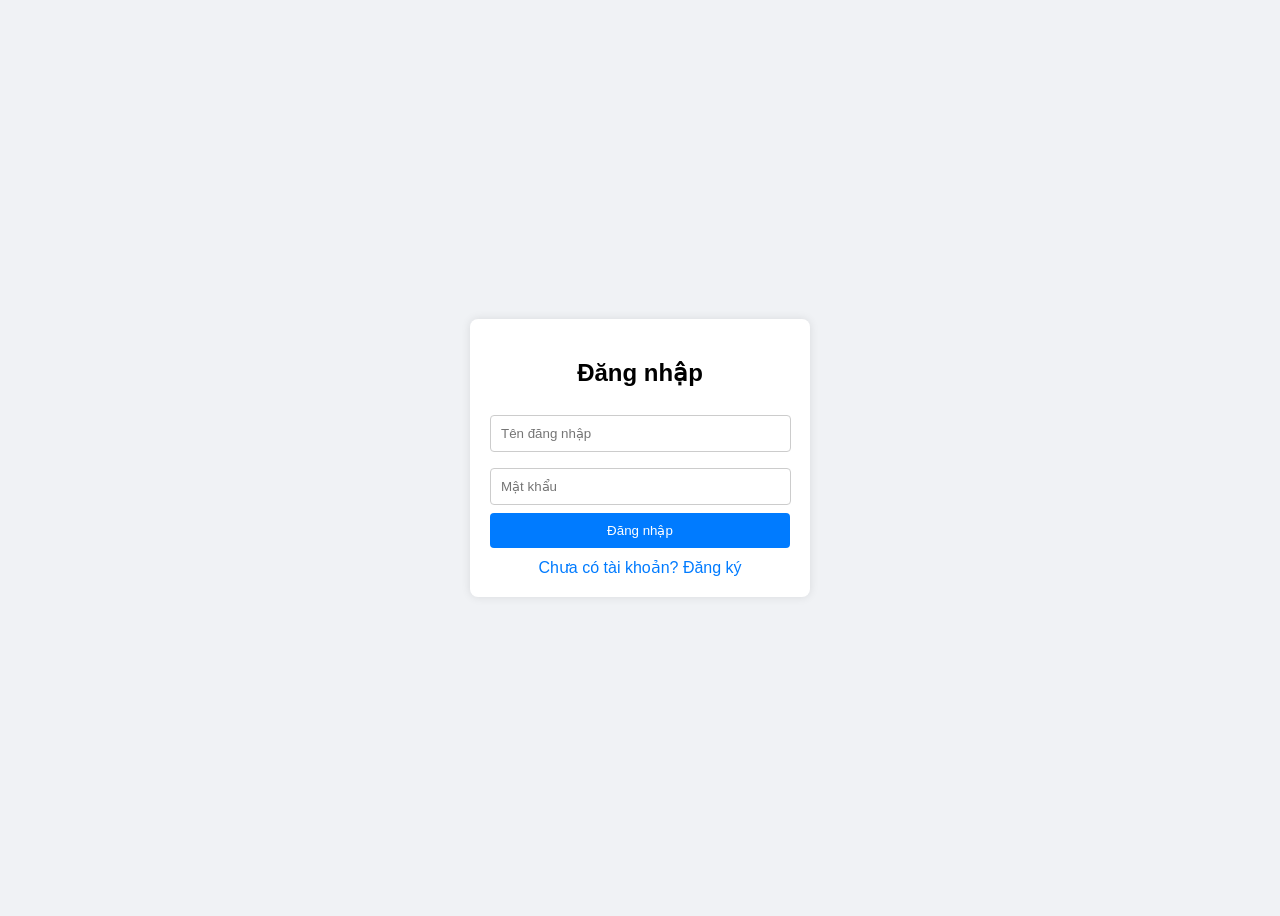
<file: index.html>
<!DOCTYPE html>
<html lang="vi">
<head>
  <meta charset="UTF-8">
  <title>Đăng nhập / Đăng ký</title>
  <link rel="stylesheet" href="style.css">
</head>
<body>
  <div class="container">
    <h2 id="form-title">Đăng nhập</h2>
    <div id="login-form">
      <input type="text" id="login-username" placeholder="Tên đăng nhập">
      <input type="password" id="login-password" placeholder="Mật khẩu">
      <button onclick="login()">Đăng nhập</button>
    </div>
    <div id="register-form" style="display:none;">
      <input type="text" id="register-username" placeholder="Tên đăng nhập">
      <input type="password" id="register-password" placeholder="Mật khẩu">
      <input type="password" id="register-confirm" placeholder="Xác nhận mật khẩu">
      <button onclick="register()">Đăng ký</button>
    </div>
    <div class="toggle" onclick="toggleForm()">Chưa có tài khoản? Đăng ký</div>
  </div>

  <script src="script.js"></script>
</body>
</html>
</file>
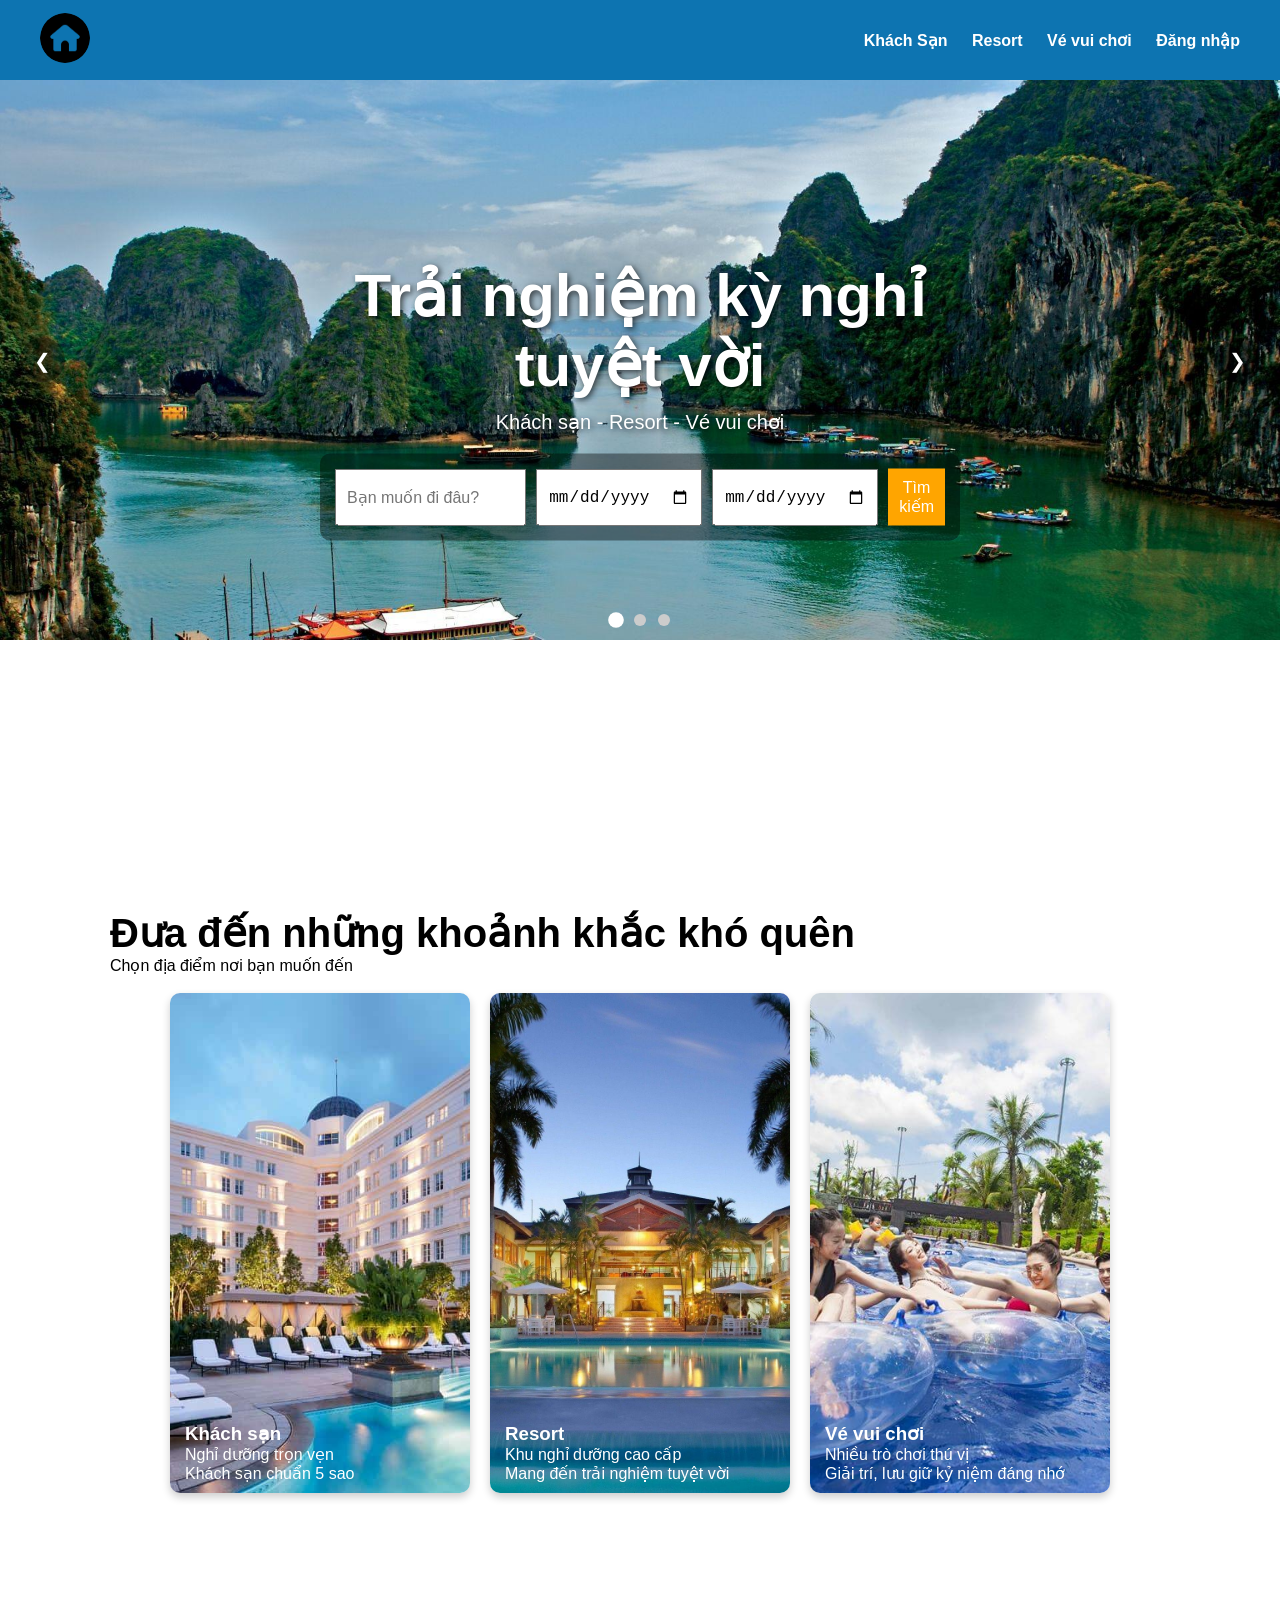
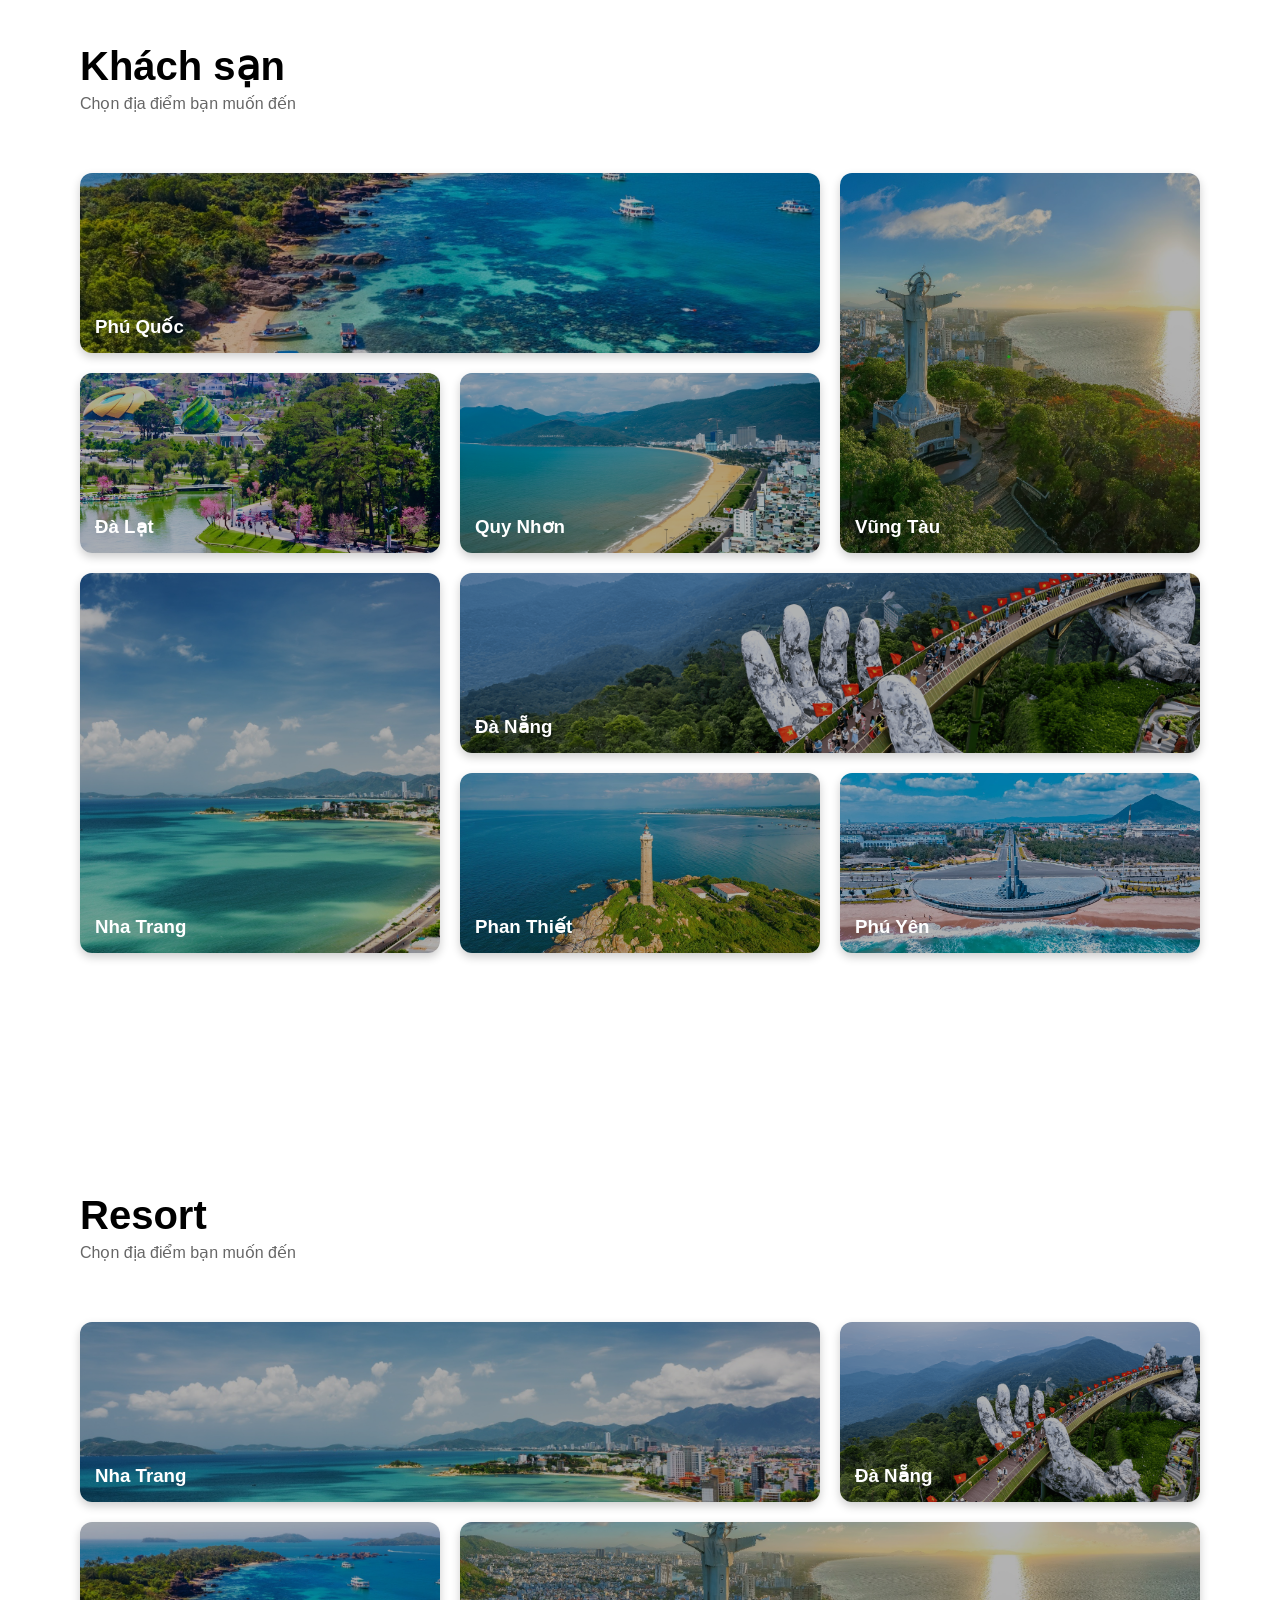
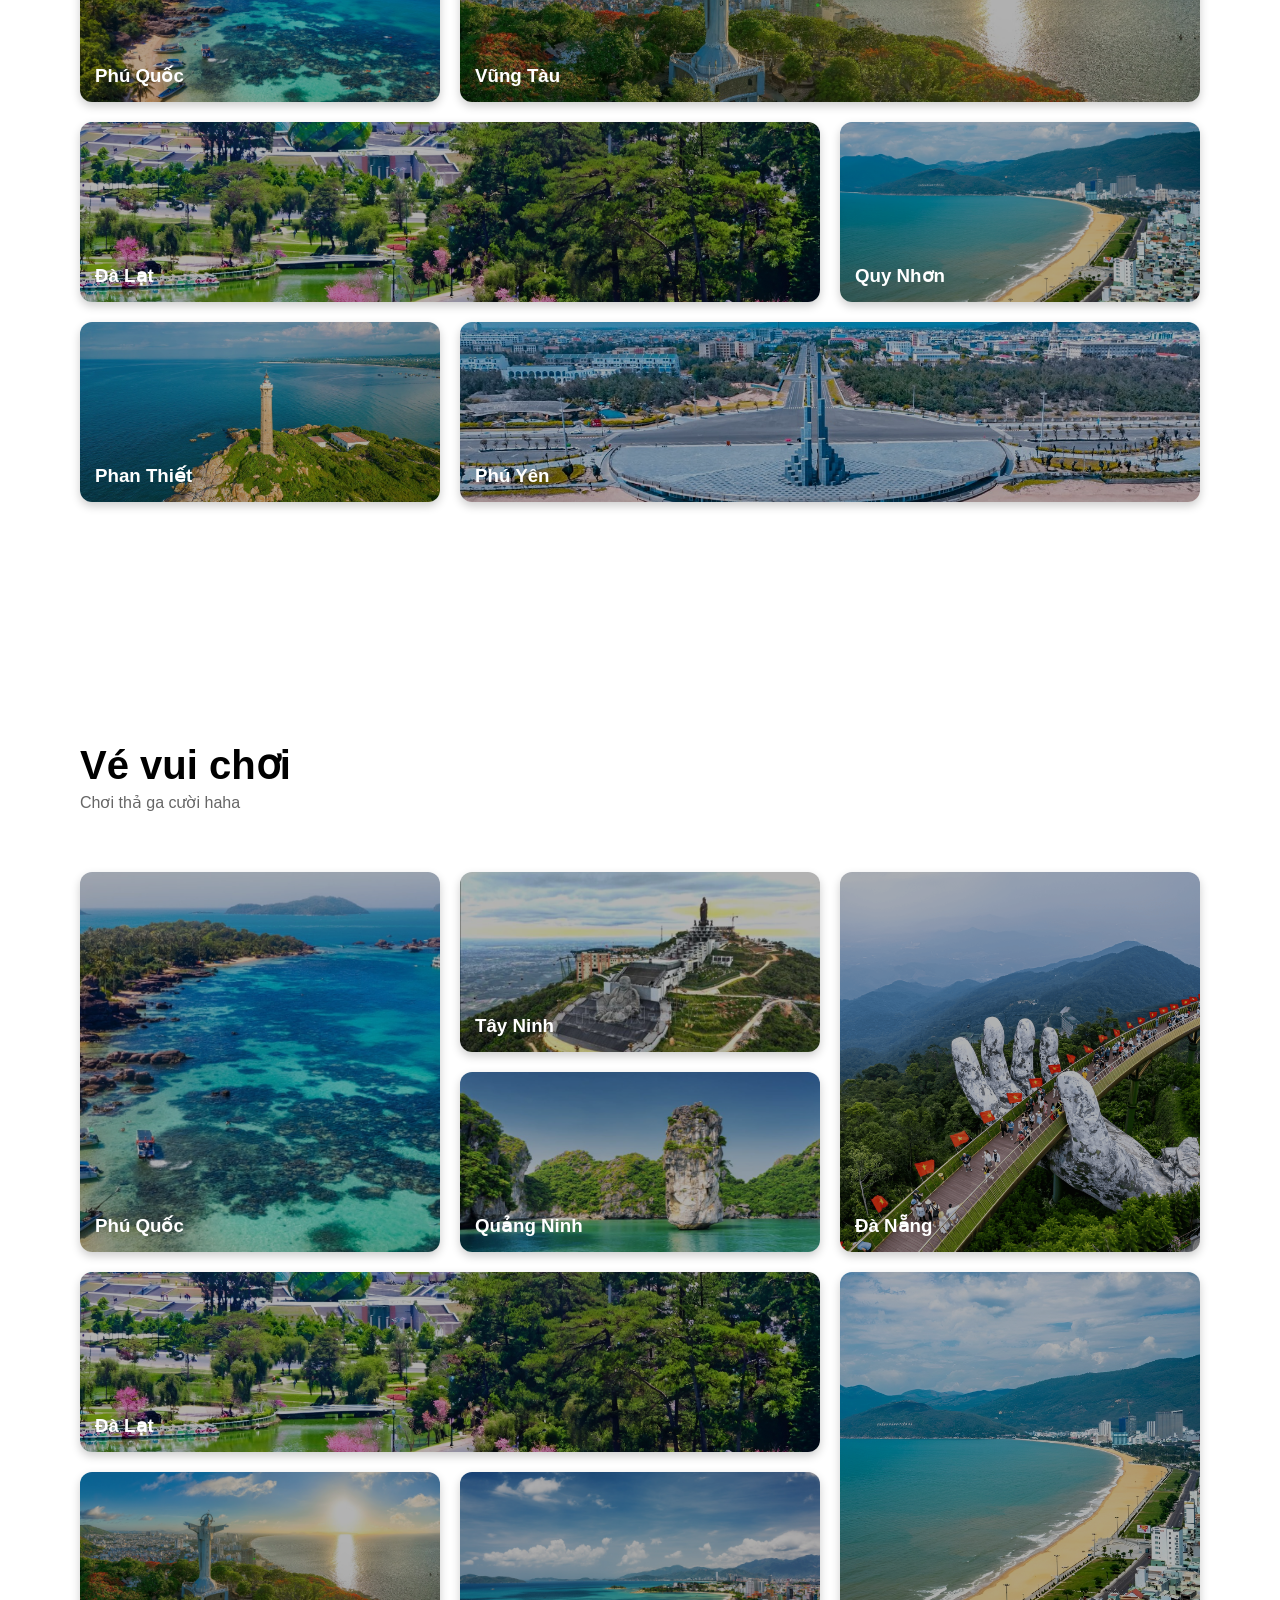
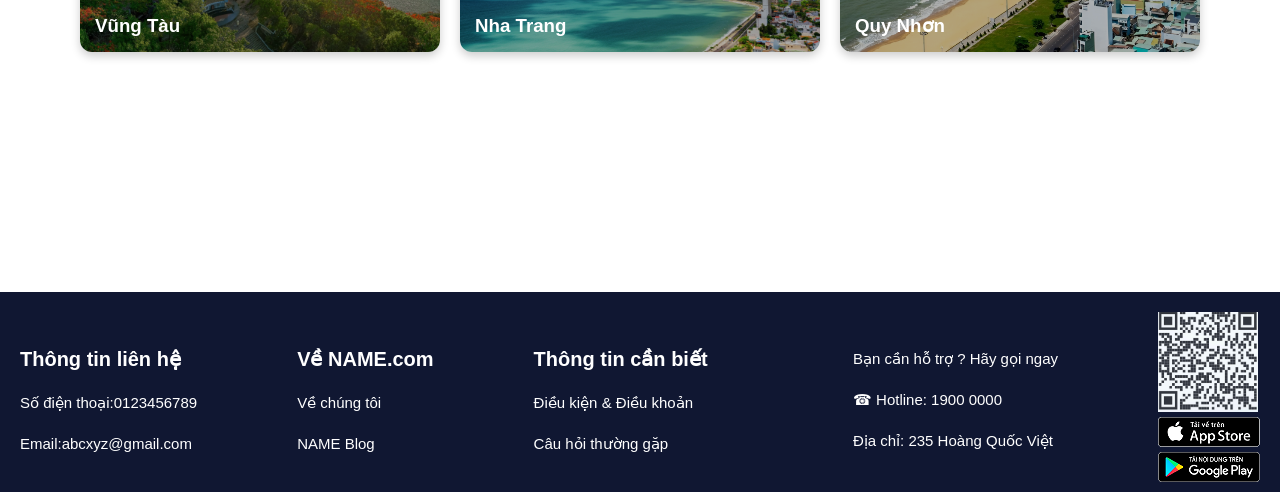
<file: book.html>
<!DOCTYPE html>
<html lang="vi">
<head>
  <meta charset="UTF-8">
  <title>Trang chủ</title>
  <link rel="stylesheet" href="book.css">
  <script src="book.js" defer></script>
</head>

<body id="top">

<header>
  <div class="container">
    <div class="left">
      <a href="book.html">
        <img src="VIdeo/home.png" alt="Logo" class="logo">
      </a>
    </div>
    <nav class="right">
      <a href="choosepos.html">Khách Sạn</a>
      <a href="resort.html">Resort</a>
      <a href="khuve.html">Vé vui chơi</a>
      <a id="login-link" href="index.html">Đăng nhập</a>
    </nav>
  </div>
</header>

<section style="height:800px" class="banner">

  <div class="banner-slides">
    <img src="VIdeo/HL.jpg" class="active">
    <img src="VIdeo/banner-2.jpg">
    <img src="VIdeo/banner-3.jpg">
  </div>

  <!-- NÚT -->
  <button class="banner-nav prev">&#10094;</button>
  <button class="banner-nav next">&#10095;</button>

  <!-- DOT -->
  <div class="banner-dots"></div>

  <div class="banner-content">
    <h1>Trải nghiệm kỳ nghỉ tuyệt vời</h1>
    <p>Khách sạn - Resort - Vé vui chơi</p>

    <div class="search-box">
      <input style="width: 80%" type="text" placeholder="Bạn muốn đi đâu?">
      <input type="date">
      <input type="date">
      <button style="width:20%">Tìm kiếm</button>
    </div>
  </div>

</section>

<main>
<section class="menu">
<h2 style="font-size: 40px;">Đưa đến những khoảnh khắc khó quên</h2>
    <p>Chọn địa điểm nơi bạn muốn đến</p>
    <br>

    <div class="cards-menu">
      <div class="card-menu">
        <a href="choosepos.html"><img src="VIdeo/menu-ks.jpg" alt=""></a>
        <div class="info">
          <h3>Khách sạn</h3>
          <p>Nghỉ dưỡng trọn vẹn</p>
          <p>Khách sạn chuẩn 5 sao</p>
        </div>
      </div>

      <div class="card-menu">
        <a href="resort.html"><img src="VIdeo/menu-rs.jpg" alt=""></a>
        <div class="info">
          <h3>Resort</h3>
          <p>Khu nghỉ dưỡng cao cấp</p>
          <p>Mang đến trải nghiệm tuyệt vời</p>
        </div>
      </div>

      <div class="card-menu">
        <a href="khuve.html"><img src="VIdeo/menu-vvc.jpg" alt=""></a>
        <div class="info">
          <h3>Vé vui chơi</h3>
          <p>Nhiều trò chơi thú vị</p>
          <p>Giải trí, lưu giữ kỷ niệm đáng nhớ</p>
        </div>
      </div>
    </div>
</section>

 <section class="container-card-ks">
   <div class="title">
    <h2 id="tag1" style="font-size: 40px;">Khách sạn</h2>
    <p>Chọn địa điểm bạn muốn đến</p>
  </div>
<div class="grid">

  <div class="card-grid phuquoc"> 
    <a href="phuquoc.html"><img src="VIdeo/phuquoc.jpg"> </a>
    <div class="overlay">
      <h3>Phú Quốc</h3>
    </div>
  </div>

  <div class="card-grid dalat">
    <img src="VIdeo/dalat.jpg">
    <div class="overlay">
      <h3>Đà Lạt</h3>
    </div>
  </div>

  <div class="card-grid quynhon">
    <img src="VIdeo/quynhon.jpg">
    <div class="overlay">
      <h3>Quy Nhơn</h3>
    </div>
  </div>

  <div class="card-grid vungtau">
    <img src="VIdeo/vungtau.jpg">
    <div class="overlay">
      <h3>Vũng Tàu</h3>
    </div>
  </div>

  <div class="card-grid nhatrang">
    <img src="VIdeo/nhatrang.jpg">
    <div class="overlay">
      <h3>Nha Trang</h3>
    </div>
  </div>

  <div class="card-grid danang">
    <img src="VIdeo/danang.png">
    <div class="overlay">
      <h3>Đà Nẵng</h3>
    </div>
  </div>

  <div class="card-grid phanthiet">
    <img src="VIdeo/phanthiet.jpg">
    <div class="overlay">
      <h3>Phan Thiết</h3>
    </div>
  </div>

  <div class="card-grid phuyen">
    <img src="VIdeo/phuyen.jpg">
    <div class="overlay">
      <h3>Phú Yên</h3>
    </div>
  </div>

</div>
</section>

<section class="container-card-rs">
   <div class="title">
    <h2 id="tag2" style="font-size: 40px;">Resort</h2>
    <p>Chọn địa điểm bạn muốn đến</p>
  </div>
<div class="grid-2">
  <a href = "resort.html"> 
  <div class="card-grid phuquoc">
    <img src="VIdeo/phuquoc.jpg">  </a>
    <div class="overlay">
      <h3>Phú Quốc</h3>
      
    </div>
  </div>

  <div class="card-grid dalat">
    <img src="VIdeo/dalat.jpg">
    <div class="overlay">
      <h3>Đà Lạt</h3>
    </div>
  </div>

  <div class="card-grid quynhon">
    <img src="VIdeo/quynhon.jpg">
    <div class="overlay">
      <h3>Quy Nhơn</h3>
    </div>
  </div>

  <div class="card-grid vungtau">
    <img src="VIdeo/vungtau.jpg">
    <div class="overlay">
      <h3>Vũng Tàu</h3>
    </div>
  </div>

  <div class="card-grid nhatrang">
    <img src="VIdeo/nhatrang.jpg">
    <div class="overlay">
      <h3>Nha Trang</h3>
    </div>
  </div>

  <div class="card-grid danang">
    <img src="VIdeo/danang.png">
    <div class="overlay">
      <h3>Đà Nẵng</h3>
    </div>
  </div>

  <div class="card-grid phanthiet">
    <img src="VIdeo/phanthiet.jpg">
    <div class="overlay">
      <h3>Phan Thiết</h3>
    </div>
  </div>

  <div class="card-grid phuyen">
    <img src="VIdeo/phuyen.jpg">
    <div class="overlay">
      <h3>Phú Yên</h3>
    </div>
  </div>

</div>
</section>

<section class="container-card-vvc">
   <div class="title">
    <h2 id="tag3" style="font-size: 40px;">Vé vui chơi</h2>
    <p>Chơi thả ga cười haha</p>
  </div>
<div class="grid-3">
  <div class="card-grid phuquoc">
    <a href="bookve.html"><img src="VIdeo/phuquoc.jpg"></a>
    <div class="overlay">
      <h3>Phú Quốc</h3>
    </div>
  </div>

  <div class="card-grid quangninh">
    <img src="VIdeo/quangninh.jpg">
    <div class="overlay">
      <h3>Quảng Ninh</h3>
    </div>
  </div>

  <div class="card-grid tayninh">
    <img src="VIdeo/tayninh.jpg">
    <div class="overlay">
      <h3>Tây Ninh</h3>
    </div>
  </div>

  <div class="card-grid vungtau">
    <img src="VIdeo/vungtau.jpg">
    <div class="overlay">
      <h3>Vũng Tàu</h3>
    </div>
  </div>

  <div class="card-grid nhatrang">
    <img src="VIdeo/nhatrang.jpg">
    <div class="overlay">
      <h3>Nha Trang</h3>
    </div>
  </div>

  <div class="card-grid danang">
    <img src="VIdeo/danang.png">
    <div class="overlay">
      <h3>Đà Nẵng</h3>
    </div>
  </div>

  <div class="card-grid dalat">
    <img src="VIdeo/dalat.jpg">
    <div class="overlay">
      <h3>Đà Lạt</h3>
    </div>
  </div>

  <div class="card-grid quynhon">
    <img src="VIdeo/quynhon.jpg">
    <div class="overlay">
      <h3>Quy Nhơn</h3>
    </div>
  </div>

</div>
</section>

</main>

<footer style="height: 200px;">
  <div class="container-footer">
  <div class="container-footer-left">
    <div class="cot1">
    <p style="font-size: 20px;"><b>Thông tin liên hệ</b></p><br>
    <p style="font-size: 15px;">Số điện thoại:0123456789</p><br>
    <p style="font-size: 15px;">Email:abcxyz@gmail.com</p>
  </div>
  <div class="cot2">
    <p style="font-size: 20px;"><b>Về NAME.com</b></p><br>
    <p style="font-size: 15px;">Về chúng tôi</p><br>
    <p style="font-size: 15px;">NAME Blog</p>
  </div>
  <div class="cot3">
    <p style="font-size: 20px;"><b>Thông tin cần biết</b></p><br>
    <p style="font-size: 15px;">Điều kiện & Điều khoản</p><br>
    <p style="font-size: 15px;">Câu hỏi thường gặp</p>
  </div>
  </div>
  <div class="container-footer-right">
  <div class="cot4">
    <p style="font-size: 15px;">Bạn cần hỗ trợ ? Hãy gọi ngay</p><br>  
    <p style="font-size: 15px;">&#9742; Hotline: 1900 0000</p><br>
    <p style="font-size: 15px;">Địa chỉ: 235 Hoàng Quốc Việt</p>
  </div>
  <div class="cot5">
    <img style="width:100px ;height:100px;" src="VIdeo/qr.jpg"><br>
    <img src="VIdeo/tai-appstore.png"><br>
    <img src="VIdeo/tai-google-play.png">
  </div>
  </div>
</div>
</footer>

</body>
</html>
</file>
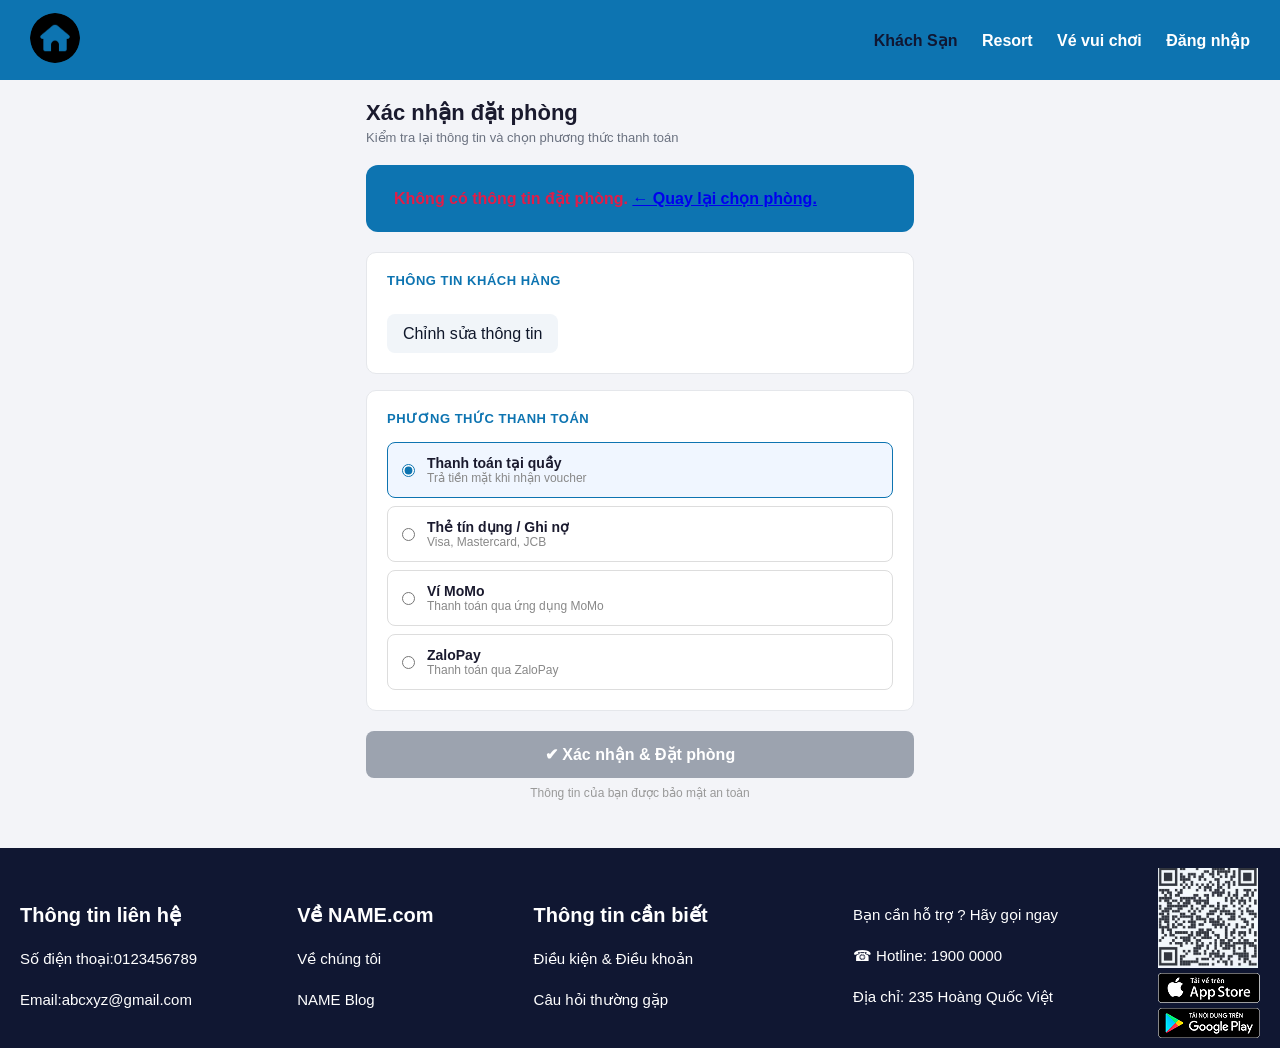
<file: booking.html>
<!DOCTYPE html>
<html lang="vi">
<head>
  <meta charset="UTF-8">
  <meta name="viewport" content="width=device-width, initial-scale=1.0">
  <title>Thanh toán</title>
  <link rel="stylesheet" href="booking.css">
</head>
<body>

<header>
  <div class="container-header">
    <div class="left-header">
      <a href="book.html"><img src="VIdeo/home.png" alt="Logo" class="logo"></a>
    </div>
    <nav class="right-header">
      <a style="color:#101732;font-weight:bolder;" href="choosepos.html">Khách Sạn</a>
      <a href="resort.html">Resort</a>
      <a href="khuve.html">Vé vui chơi</a>
      <a id="login-link" href="index.html">Đăng nhập</a>
    </nav>
  </div>
</header>

<div class="booking-wrap" id="booking-wrap">
  <div class="booking-title">Xác nhận đặt phòng</div>
  <div class="booking-subtitle">Kiểm tra lại thông tin và chọn phương thức thanh toán</div>


  <div class="ticket-summary" id="ticket-summary">
    <div>
      <div class="ts-hotel" id="s-hotel">—</div>
      <div class="ts-name" id="s-room">—</div>
      <div class="ts-meta" id="s-date">—</div>
    </div>
    <div class="ts-right">
      <div class="ts-total" id="s-total">—</div>
      <div class="ts-qty" id="s-qty">—</div>
    </div>
  </div>


  <div class="section-card">
    <div class="section-label"> Thông tin khách hàng</div>
    <div class="info-display-grid" id="customer-info-display">
    </div>
    <a href="ks1-phuquoc.html#popup-book" class="btn-edit-info"> Chỉnh sửa thông tin</a>
  </div>


  <div class="section-card">
    <div class="section-label"> Phương thức thanh toán</div>
    <div class="payment-list">
      <label class="payment-item selected">
        <input type="radio" name="payment" value="cash" checked onchange="selectPayment(this)">
        <div>
          <div class="p-name">Thanh toán tại quầy</div>
          <div class="p-desc">Trả tiền mặt khi nhận voucher</div>
        </div>
      </label>
      <label class="payment-item">
        <input type="radio" name="payment" value="card" onchange="selectPayment(this)">
        <div>
          <div class="p-name">Thẻ tín dụng / Ghi nợ</div>
          <div class="p-desc">Visa, Mastercard, JCB</div>
        </div>
      </label>
      <label class="payment-item">
        <input type="radio" name="payment" value="momo" onchange="selectPayment(this)">
        <div>
          <div class="p-name">Ví MoMo</div>
          <div class="p-desc">Thanh toán qua ứng dụng MoMo</div>
        </div>
      </label>
      <label class="payment-item">
        <input type="radio" name="payment" value="zalopay" onchange="selectPayment(this)">
        <div>
          <div class="p-name">ZaloPay</div>
          <div class="p-desc">Thanh toán qua ZaloPay</div>
        </div>
      </label>
    </div>
  </div>

  <button class="btn-submit" onclick="submitBooking()">✔ Xác nhận &amp; Đặt phòng</button>
  <p class="secure-note"> Thông tin của bạn được bảo mật an toàn</p>
</div>


<div id="success-screen">
  <div class="success-icon">✓</div>
  <div class="success-title">Đặt phòng thành công!</div>
  <div class="success-sub">Voucher xác nhận đã được gửi đến email của bạn</div>

  <div class="booking-code-box">
    <div class="booking-code-label">Mã đặt phòng</div>
    <div class="booking-code" id="confirm-code">KS-000000</div>
  </div>

  <div class="confirm-grid" id="confirm-details"></div>

  <a href="ks1-phuquoc.html" class="btn-back">← Quay lại trang khách sạn</a>
</div>


<footer style="height: 200px;">
  <div class="container-footer">
  <div class="container-footer-left">
    <div class="cot1">
    <p style="font-size: 20px;"><b>Thông tin liên hệ</b></p><br>
    <p style="font-size: 15px;">Số điện thoại:0123456789</p><br>
    <p style="font-size: 15px;">Email:abcxyz@gmail.com</p>
  </div>
  <div class="cot2">
    <p style="font-size: 20px;"><b>Về NAME.com</b></p><br>
    <p style="font-size: 15px;">Về chúng tôi</p><br>
    <p style="font-size: 15px;">NAME Blog</p>
  </div>
  <div class="cot3">
    <p style="font-size: 20px;"><b>Thông tin cần biết</b></p><br>
    <p style="font-size: 15px;">Điều kiện & Điều khoản</p><br>
    <p style="font-size: 15px;">Câu hỏi thường gặp</p>
  </div>
  </div>
  <div class="container-footer-right">
  <div class="cot4">
    <p style="font-size: 15px;">Bạn cần hỗ trợ ? Hãy gọi ngay</p><br>  
    <p style="font-size: 15px;">&#9742; Hotline: 1900 0000</p><br>
    <p style="font-size: 15px;">Địa chỉ: 235 Hoàng Quốc Việt</p>
  </div>
  <div class="cot5">
    <img style="width:100px ;height:100px;" src="VIdeo/qr.jpg"><br>
    <img src="VIdeo/tai-appstore.png"><br>
    <img src="VIdeo/tai-google-play.png">
  </div>
  </div>
</div>
</footer>

<script src="booking.js"></script>

</body>
</html>
</file>
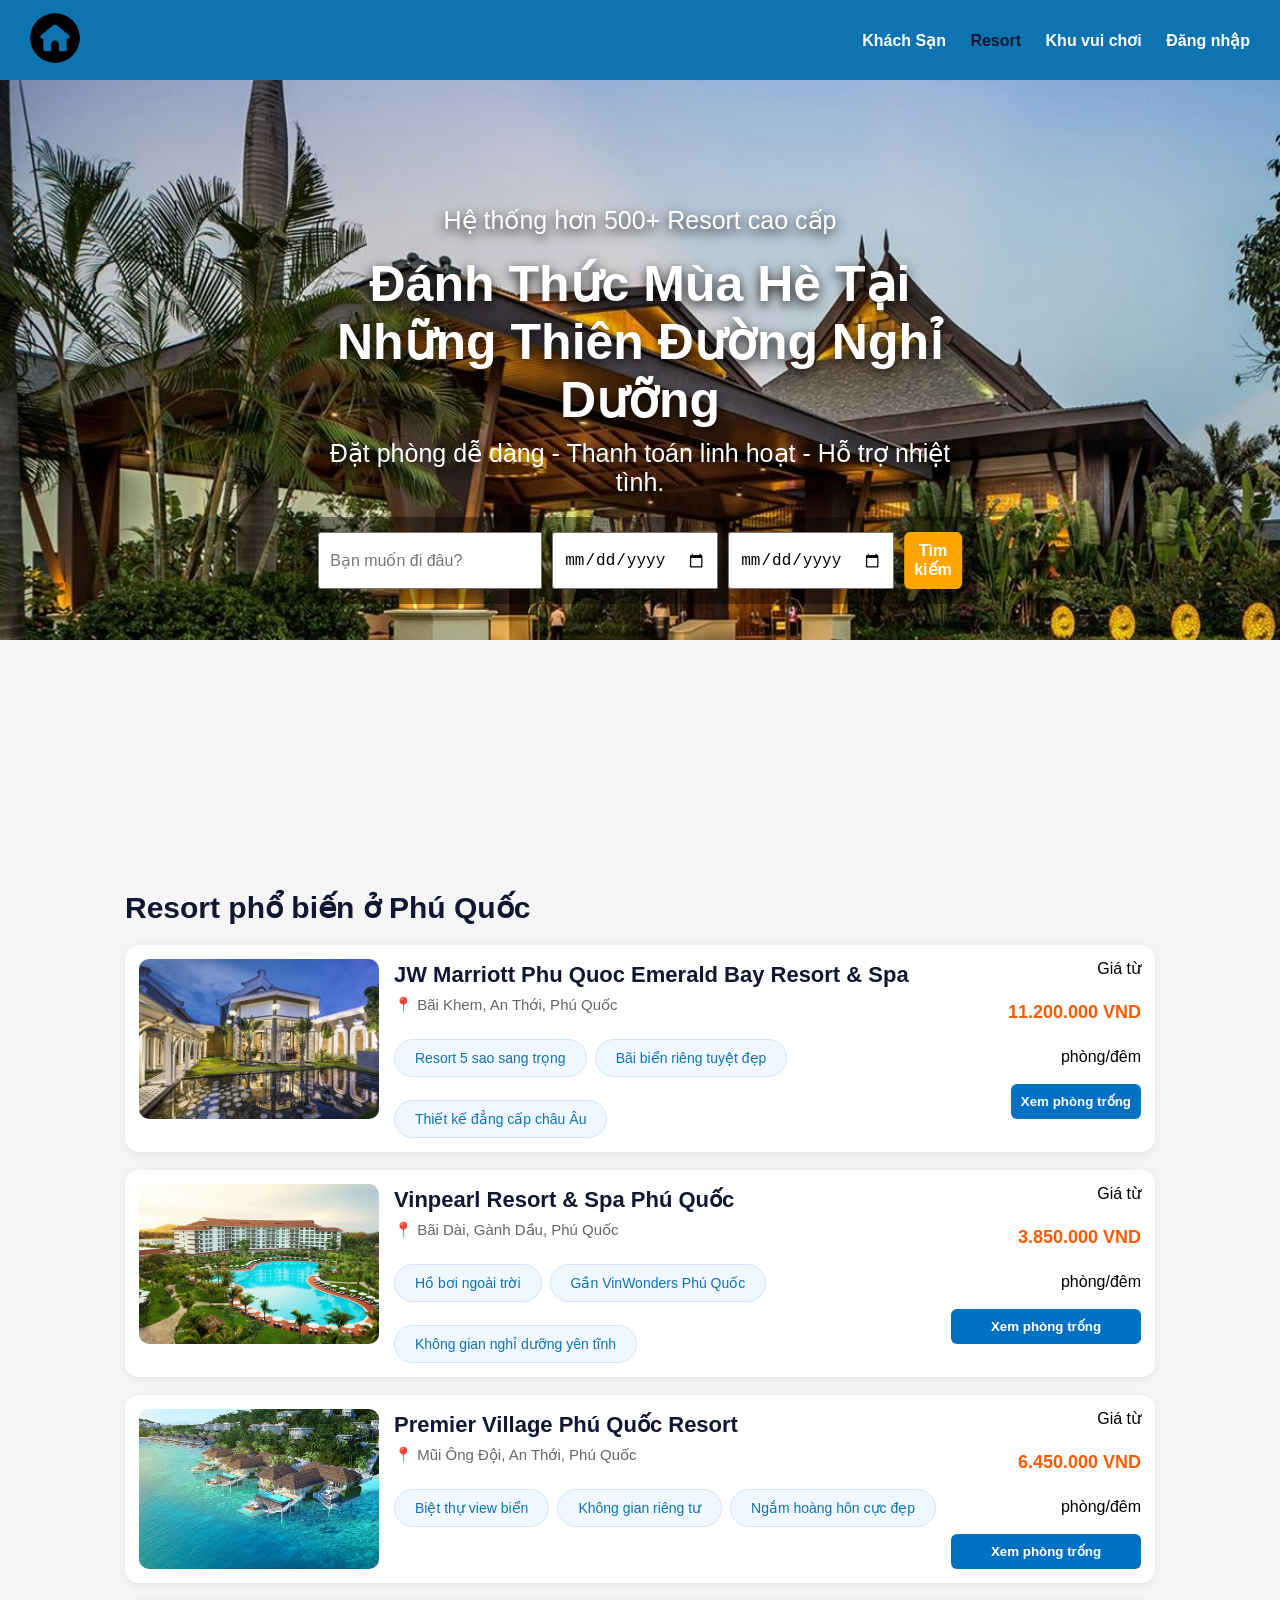
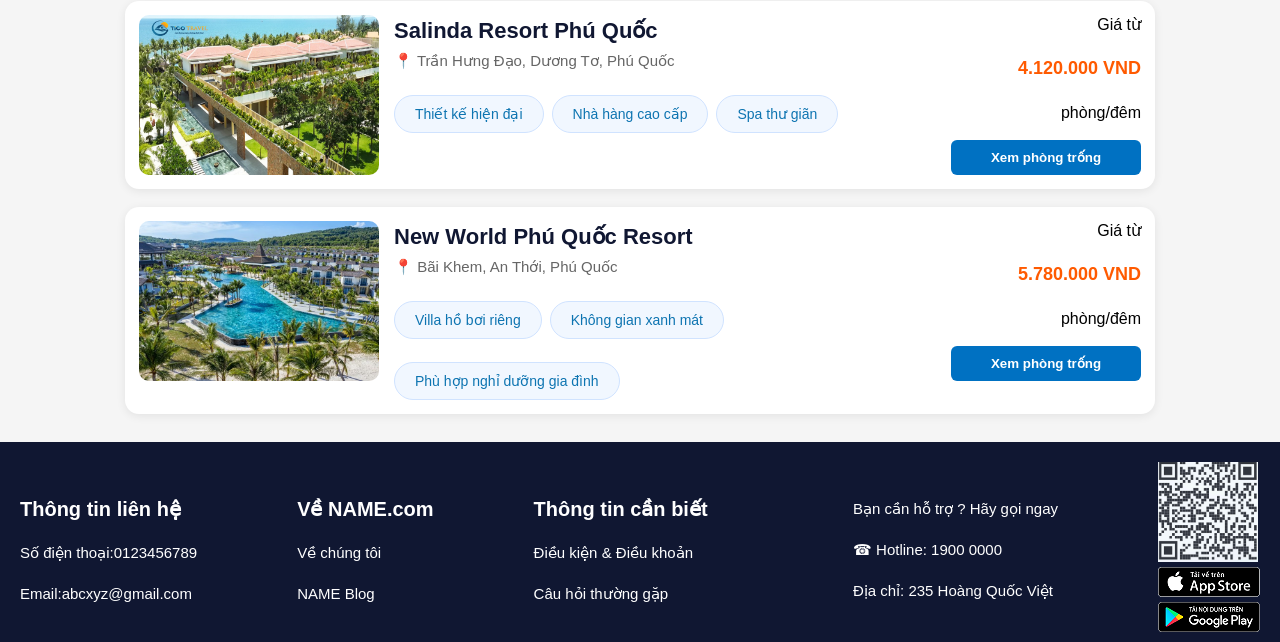
<file: chonresort.html>
<!DOCTYPE html>
<html lang="vi">
<head>
  <meta charset="UTF-8">
  <meta name="viewport" content="width=device-width, initial-scale=1.0">
  <title>Thông tin về Resort</title>
  <link rel="stylesheet" href="chonresort.css">
</head>

<body id="top">

<header>
  <div class="container">
    <div class="left">
      <a href="book.html">
        <img src="VIdeo/home.png" alt="Logo" class="logo">
      </a>
    </div>
    <nav class="right">
      <a href="choosepos.html">Khách Sạn</a>
      <a style="color: #101732;font-weight: bold;" href="resort.html">Resort</a>
      <a href="khuve.html">Khu vui chơi</a>
      <a id="login-link" href="index.html">Đăng nhập</a>
    </nav>
  </div>
</header>
<section style="height: 800px;" class="banner">
  <img src="VIdeo/bannerresort.jpg" class="banner-img" alt="">
  
  <div class="banner-content">
    <p>Hệ thống hơn 500+ Resort cao cấp</p>
    <h1>Đánh Thức Mùa Hè Tại Những Thiên Đường Nghỉ Dưỡng</h1>
    <p>Đặt phòng dễ dàng - Thanh toán linh hoạt - Hỗ trợ nhiệt tình.</p>

    <div class="search-box">
      <input type="text" placeholder="Bạn muốn đi đâu?">
      <input type="date">
      <input type="date">
      <button>Tìm kiếm</button>
    </div>
  </div>
</section>
<section class="choose-resort">

  <div class="container-card">
    <h2>Resort phổ biến ở Phú Quốc</h2>

    <!-- Resort 1 -->
    <div class="resort-card">
      <a href="bookresort.html">
        <img src="VIdeo/resort-jwmarriott.jpg" class="resort-img">
      </a>

      <div class="resort-info">
        <a href="bookresort.html" style="text-decoration: none; color:black">
          <h3>JW Marriott Phu Quoc Emerald Bay Resort & Spa</h3>
        </a>

        <p class="location">📍 Bãi Khem, An Thới, Phú Quốc</p>

        <div class="tags">
          <span>Resort 5 sao sang trọng</span>
          <span>Bãi biển riêng tuyệt đẹp</span>
          <span>Thiết kế đẳng cấp châu Âu</span>
        </div>
      </div>

      <div class="resort-price">
        <p>Giá từ</p>
        <p class="price">11.200.000 VND</p>
        <p>phòng/đêm</p>
        <a href="bookresort.html">
          <button>Xem phòng trống</button>
        </a>
      </div>
    </div>

    <!-- Resort 2 -->
    <div class="resort-card">
      <img src="VIdeo/resort-vinpearl.jpg" class="resort-img">

      <div class="resort-info">
        <h3>Vinpearl Resort & Spa Phú Quốc</h3>

        <p class="location">📍 Bãi Dài, Gành Dầu, Phú Quốc</p>

        <div class="tags">
          <span>Hồ bơi ngoài trời</span>
          <span>Gần VinWonders Phú Quốc</span>
          <span>Không gian nghỉ dưỡng yên tĩnh</span>
        </div>
      </div>

      <div class="resort-price">
        <p>Giá từ</p>
        <p class="price">3.850.000 VND</p>
        <p>phòng/đêm</p>
        <button>Xem phòng trống</button>
      </div>
    </div>

    <!-- Resort 3 -->
    <div class="resort-card">
      <img src="VIdeo/resort-premier.jpg" class="resort-img">

      <div class="resort-info">
        <h3>Premier Village Phú Quốc Resort</h3>

        <p class="location">📍 Mũi Ông Đội, An Thới, Phú Quốc</p>

        <div class="tags">
          <span>Biệt thự view biển</span>
          <span>Không gian riêng tư</span>
          <span>Ngắm hoàng hôn cực đẹp</span>
        </div>
      </div>

      <div class="resort-price">
        <p>Giá từ</p>
        <p class="price">6.450.000 VND</p>
        <p>phòng/đêm</p>
        <button>Xem phòng trống</button>
      </div>
    </div>

    <!-- Resort 4 -->
    <div class="resort-card">
      <img src="VIdeo/resort-salinda.jpg" class="resort-img">

      <div class="resort-info">
        <h3>Salinda Resort Phú Quốc</h3>

        <p class="location">📍 Trần Hưng Đạo, Dương Tơ, Phú Quốc</p>

        <div class="tags">
          <span>Thiết kế hiện đại</span>
          <span>Nhà hàng cao cấp</span>
          <span>Spa thư giãn</span>
        </div>
      </div>

      <div class="resort-price">
        <p>Giá từ</p>
        <p class="price">4.120.000 VND</p>
        <p>phòng/đêm</p>
        <button>Xem phòng trống</button>
      </div>
    </div>

    <!-- Resort 5 -->
    <div class="resort-card">
      <img src="VIdeo/resort-newworld.jpg" class="resort-img">

      <div class="resort-info">
        <h3>New World Phú Quốc Resort</h3>

        <p class="location">📍 Bãi Khem, An Thới, Phú Quốc</p>

        <div class="tags">
          <span>Villa hồ bơi riêng</span>
          <span>Không gian xanh mát</span>
          <span>Phù hợp nghỉ dưỡng gia đình</span>
        </div>
      </div>

      <div class="resort-price">
        <p>Giá từ</p>
        <p class="price">5.780.000 VND</p>
        <p>phòng/đêm</p>
        <button>Xem phòng trống</button>
      </div>
    </div>

  </div>
</section>
<footer style="height: 200px;">
  <div class="container-footer">
  <div class="container-footer-left">
    <div class="cot1">
    <p style="font-size: 20px;"><b>Thông tin liên hệ</b></p><br>
    <p style="font-size: 15px;">Số điện thoại:0123456789</p><br>
    <p style="font-size: 15px;">Email:abcxyz@gmail.com</p>
  </div>
  <div class="cot2">
    <p style="font-size: 20px;"><b>Về NAME.com</b></p><br>
    <p style="font-size: 15px;">Về chúng tôi</p><br>
    <p style="font-size: 15px;">NAME Blog</p>
  </div>
  <div class="cot3">
    <p style="font-size: 20px;"><b>Thông tin cần biết</b></p><br>
    <p style="font-size: 15px;">Điều kiện & Điều khoản</p><br>
    <p style="font-size: 15px;">Câu hỏi thường gặp</p>
  </div>
  </div>
  <div class="container-footer-right">
  <div class="cot4">
    <p style="font-size: 15px;">Bạn cần hỗ trợ ? Hãy gọi ngay</p><br>  
    <p style="font-size: 15px;">&#9742; Hotline: 1900 0000</p><br>
    <p style="font-size: 15px;">Địa chỉ: 235 Hoàng Quốc Việt</p>
  </div>
  <div class="cot5">
    <img style="width:100px ;height:100px;" src="VIdeo/qr.jpg"><br>
    <img src="VIdeo/tai-appstore.png"><br>
    <img src="VIdeo/tai-google-play.png">
  </div>
  </div>
</div>
</footer>
</body>
</html>
</file>
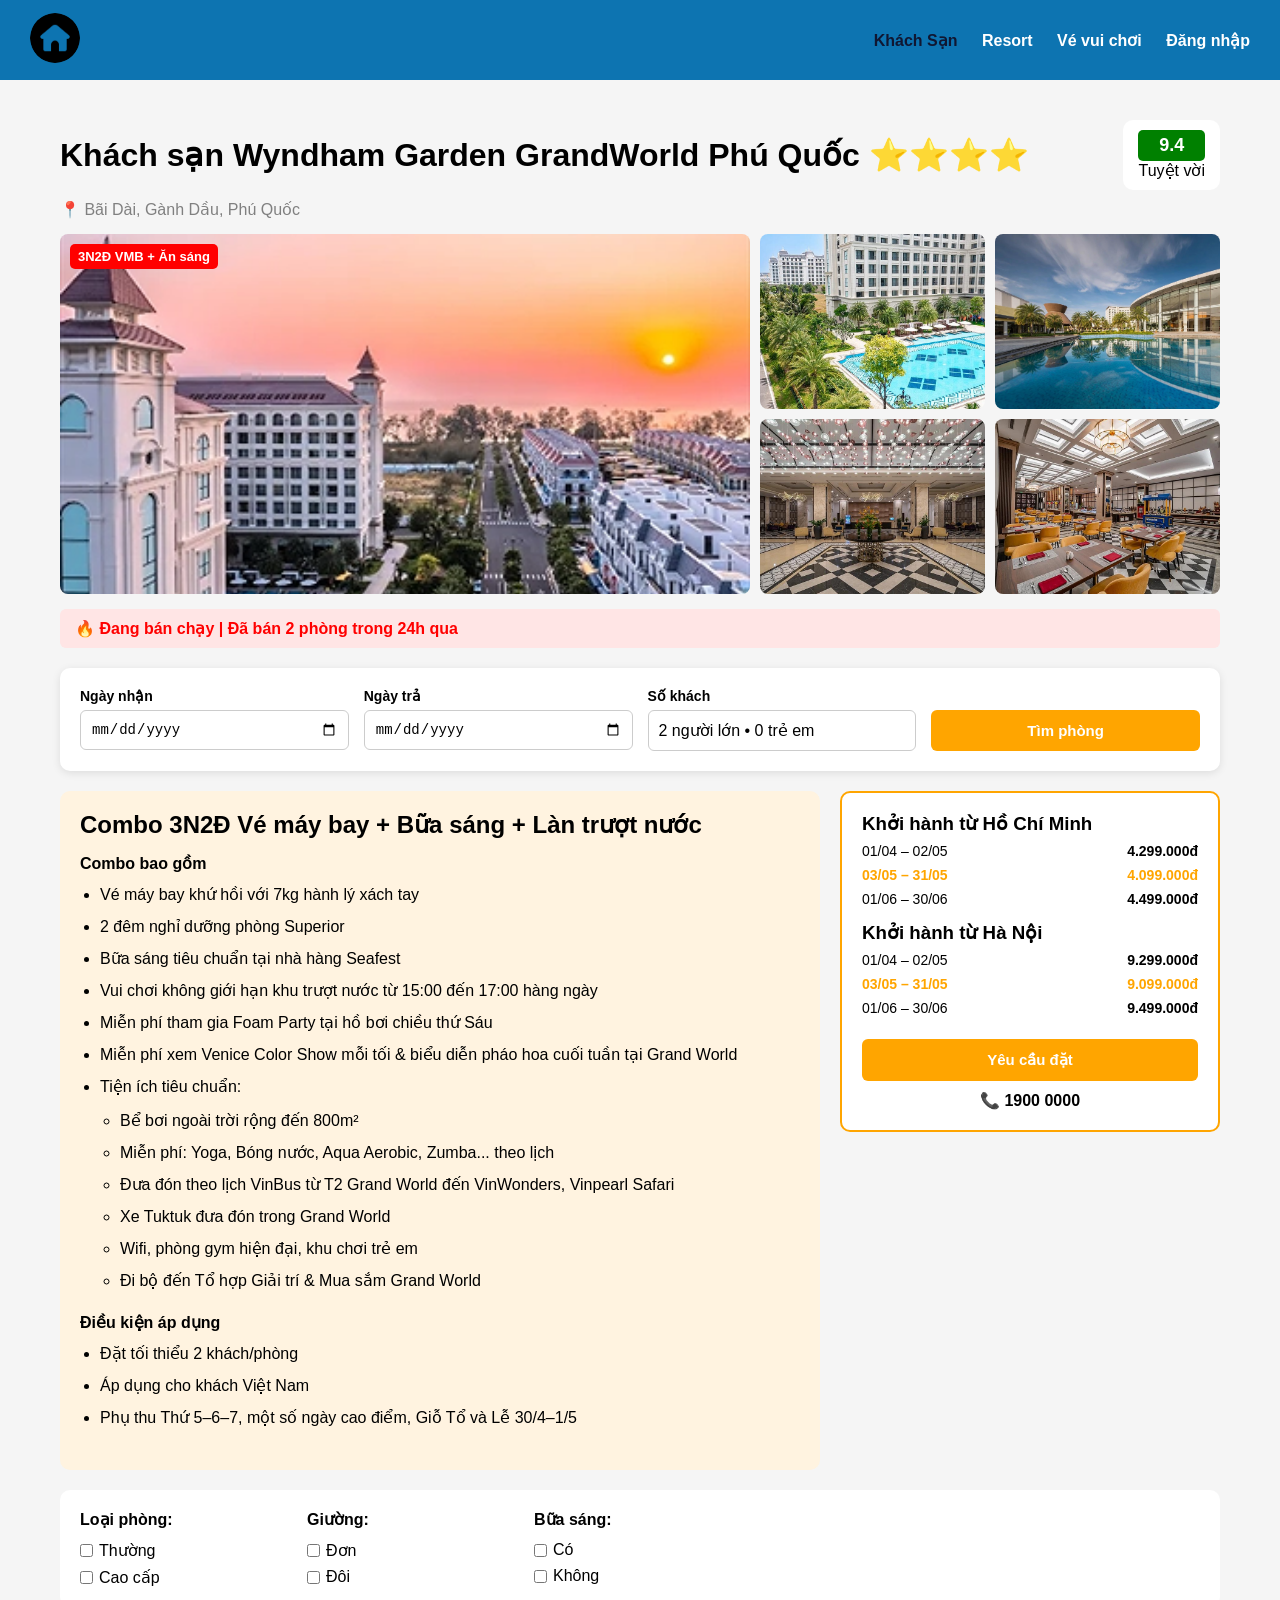
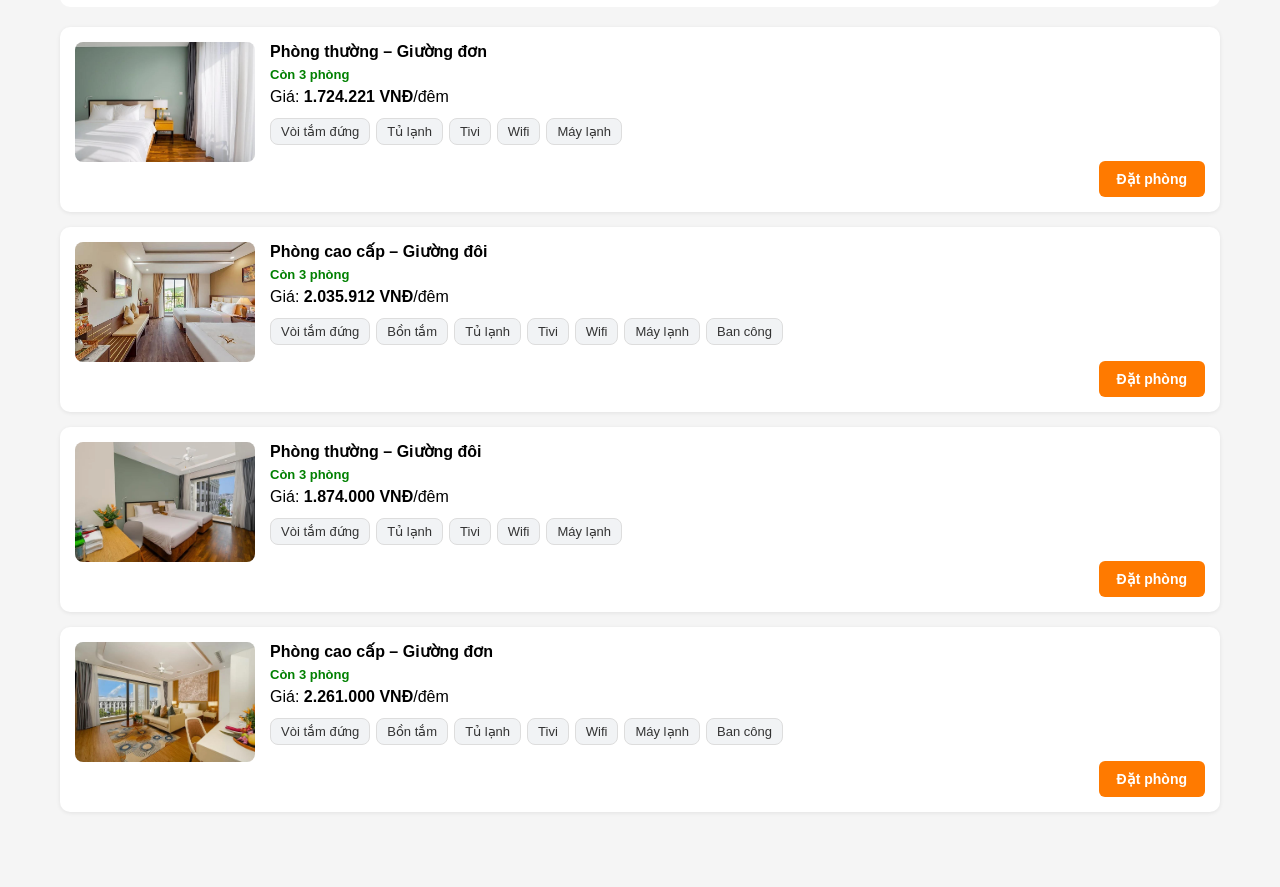
<file: ks1-phuquoc.html>
<!DOCTYPE html>
<html lang="vi">
<head>
<meta charset="UTF-8">
<title>Đặt phòng khách sạn</title>
<link rel="stylesheet" href="ks1-phuquoc.css">
</head>

<body>

<header>
  <div class="container-header">
    <div class="left-header">
      <a href="book.html"><img src="VIdeo/home.png" alt="Logo" class="logo"></a>
    </div>
    <nav class="right-header">
      <a style="color:#101732;font-weight:bolder;" href="choosepos.html">Khách Sạn</a>
      <a href="resort.html">Resort</a>
      <a href="khuve.html">Vé vui chơi</a>
      <a id="login-link" href="index.html">Đăng nhập</a>
    </nav>
  </div>
</header>

<div class="container">

  <div class="title-box">
    <h1>Khách sạn Wyndham Garden GrandWorld Phú Quốc ⭐⭐⭐⭐</h1>
    <div class="rating-box">
      <div class="score">9.4</div>
      <p>Tuyệt vời</p>
    </div>
  </div>
  <p class="address">📍 Bãi Dài, Gành Dầu, Phú Quốc</p>

  <div class="gallery">
    <div class="main-img">
      <img src="VIdeo/khachsan-wyndham-phuquoc.webp" alt="Khách sạn Wyndham">
      <span class="tag">3N2Đ VMB + Ăn sáng</span>
    </div>
    <div class="sub-img">
      <img src="VIdeo/ks1-anh2.webp" alt="">
      <img src="VIdeo/ks1-anh3.webp" alt="">
      <img src="VIdeo/ks1-anh4.webp" alt="">
      <img src="VIdeo/ks1-anh5.webp" alt="">
    </div>
  </div>

  <div class="hot">
    🔥 Đang bán chạy | Đã bán 2 phòng trong 24h qua
  </div>

  <div class="booking-box">
    <div class="field">
      <label>Ngày nhận</label>
      <input type="date" id="checkin">
    </div>
    <div class="field">
      <label>Ngày trả</label>
      <input type="date" id="checkout">
    </div>
    <div class="field guest-field">
      <label>Số khách</label>
      <div class="guest-display" onclick="toggleGuest()">
        <span id="guestText">2 người lớn • 0 trẻ em</span>
      </div>
      <div class="guest-box">
        <div class="guest-row">
          <span>Người lớn</span>
          <div class="counter">
            <button type="button" onclick="changeCount('adult',-1)">−</button>
            <span id="adult">2</span>
            <button type="button" onclick="changeCount('adult',1)">+</button>
          </div>
        </div>
        <div class="guest-row">
          <span>Trẻ em</span>
          <div class="counter">
            <button type="button" onclick="changeCount('child',-1)">−</button>
            <span id="child">0</span>
            <button type="button" onclick="changeCount('child',1)">+</button>
          </div>
        </div>
      </div>
    </div>
    <div class="field">
      <label>&nbsp;</label>
      <button type="button" onclick="filterRooms()" style="margin-top:0">Tìm phòng</button>
    </div>
  </div>

  <div class="main">
    <div class="left">
      <h2>Combo 3N2Đ Vé máy bay + Bữa sáng + Làn trượt nước</h2>
      <p><b>Combo bao gồm</b></p>
      <ul>
        <li>Vé máy bay khứ hồi với 7kg hành lý xách tay</li>
        <li>2 đêm nghỉ dưỡng phòng Superior</li>
        <li>Bữa sáng tiêu chuẩn tại nhà hàng Seafest</li>
        <li>Vui chơi không giới hạn khu trượt nước từ 15:00 đến 17:00 hàng ngày</li>
        <li>Miễn phí tham gia Foam Party tại hồ bơi chiều thứ Sáu</li>
        <li>Miễn phí xem Venice Color Show mỗi tối &amp; biểu diễn pháo hoa cuối tuần tại Grand World</li>
        <li>Tiện ích tiêu chuẩn:
          <ul>
            <li>Bể bơi ngoài trời rộng đến 800m²</li>
            <li>Miễn phí: Yoga, Bóng nước, Aqua Aerobic, Zumba... theo lịch</li>
            <li>Đưa đón theo lịch VinBus từ T2 Grand World đến VinWonders, Vinpearl Safari</li>
            <li>Xe Tuktuk đưa đón trong Grand World</li>
            <li>Wifi, phòng gym hiện đại, khu chơi trẻ em</li>
            <li>Đi bộ đến Tổ hợp Giải trí &amp; Mua sắm Grand World</li>
          </ul>
        </li>
      </ul>
      <p><b>Điều kiện áp dụng</b></p>
      <ul>
        <li>Đặt tối thiểu 2 khách/phòng</li>
        <li>Áp dụng cho khách Việt Nam</li>
        <li>Phụ thu Thứ 5–6–7, một số ngày cao điểm, Giỗ Tổ và Lễ 30/4–1/5</li>
      </ul>
    </div>

    <div class="right">
      <div class="price-box">
        <h3>Khởi hành từ Hồ Chí Minh</h3>
        <div class="price-item">
          <span>01/04 – 02/05</span><b>4.299.000đ</b>
        </div>
        <div class="price-item active">
          <span>03/05 – 31/05</span><b>4.099.000đ</b>
        </div>
        <div class="price-item">
          <span>01/06 – 30/06</span><b>4.499.000đ</b>
        </div>

        <h3 style="margin-top:15px">Khởi hành từ Hà Nội</h3>
        <div class="price-item">
          <span>01/04 – 02/05</span><b>9.299.000đ</b>
        </div>
        <div class="price-item active">
          <span>03/05 – 31/05</span><b>9.099.000đ</b>
        </div>
        <div class="price-item">
          <span>01/06 – 30/06</span><b>9.499.000đ</b>
        </div>

        <button type="button">Yêu cầu đặt</button>
        <p class="hotline">📞 1900 0000</p>
      </div>
    </div>
  </div>

  <div class="filter-box">
    <div class="filter-group">
      <b>Loại phòng:</b>
      <label><input type="checkbox" class="type" value="thuong" onchange="filterRooms()"> Thường</label>
      <label><input type="checkbox" class="type" value="caocap" onchange="filterRooms()"> Cao cấp</label>
    </div>
    <div class="filter-group">
      <b>Giường:</b>
      <label><input type="checkbox" class="bed" value="don" onchange="filterRooms()"> Đơn</label>
      <label><input type="checkbox" class="bed" value="doi" onchange="filterRooms()"> Đôi</label>
    </div>
    <div class="filter-group">
      <b>Bữa sáng:</b>
      <label><input type="checkbox" class="breakfast" value="yes" onchange="filterRooms()"> Có</label>
      <label><input type="checkbox" class="breakfast" value="no" onchange="filterRooms()"> Không</label>
    </div>
  </div>

  <div id="roomList">

    <div class="room-card" data-type="thuong" data-bed="don" data-capacity="2" data-breakfast="no" data-available="3">
      <img src="VIdeo/ks1-phong-giuong don.webp" alt="Phòng thường giường đơn">
      <div class="room-info">
        <h3>Phòng thường – Giường đơn</h3>
        <p class="available-text">Còn 3 phòng</p>
        <p>Giá: <b>1.724.221 VNĐ</b>/đêm</p>
        <div class="tags">
          <span>Vòi tắm đứng</span><span>Tủ lạnh</span>
          <span>Tivi</span><span>Wifi</span><span>Máy lạnh</span>
        </div>
        <a href="#popup-book" class="book-btn" onclick="openPopup(this)">Đặt phòng</a>
      </div>
    </div>

    <div class="room-card" data-type="caocap" data-bed="doi" data-capacity="3" data-breakfast="yes" data-available="3">
      <img src="VIdeo/ks1-phong-caocap-giuongdoi.webp" alt="Phòng cao cấp giường đôi">
      <div class="room-info">
        <h3>Phòng cao cấp – Giường đôi</h3>
        <p class="available-text">Còn 3 phòng</p>
        <p>Giá: <b>2.035.912 VNĐ</b>/đêm</p>
        <div class="tags">
          <span>Vòi tắm đứng</span><span>Bồn tắm</span><span>Tủ lạnh</span>
          <span>Tivi</span><span>Wifi</span><span>Máy lạnh</span><span>Ban công</span>
        </div>
        <a href="#popup-book" class="book-btn" onclick="openPopup(this)">Đặt phòng</a>
      </div>
    </div>

    <div class="room-card" data-type="thuong" data-bed="doi" data-capacity="4" data-breakfast="no" data-available="3">
      <img src="VIdeo/ks1-phong-giuongdoi.webp" alt="Phòng thường giường đôi">
      <div class="room-info">
        <h3>Phòng thường – Giường đôi</h3>
        <p class="available-text">Còn 3 phòng</p>
        <p>Giá: <b>1.874.000 VNĐ</b>/đêm</p>
        <div class="tags">
          <span>Vòi tắm đứng</span><span>Tủ lạnh</span>
          <span>Tivi</span><span>Wifi</span><span>Máy lạnh</span>
        </div>
        <a href="#popup-book" class="book-btn" onclick="openPopup(this)">Đặt phòng</a>
      </div>
    </div>

    <div class="room-card" data-type="caocap" data-bed="don" data-capacity="5" data-breakfast="yes" data-available="3">
      <img src="VIdeo/ks1-phong-caocap-giuongdon.webp" alt="Phòng cao cấp giường đơn">
      <div class="room-info">
        <h3>Phòng cao cấp – Giường đơn</h3>
        <p class="available-text">Còn 3 phòng</p>
        <p>Giá: <b>2.261.000 VNĐ</b>/đêm</p>
        <div class="tags">
          <span>Vòi tắm đứng</span><span>Bồn tắm</span><span>Tủ lạnh</span>
          <span>Tivi</span><span>Wifi</span><span>Máy lạnh</span><span>Ban công</span>
        </div>
        <a href="#popup-book" class="book-btn" onclick="openPopup(this)">Đặt phòng</a>
      </div>
    </div>

  </div>
</div>


<div id="popup-book" class="popup">
  <div class="popup-content">
    <a href="#!" class="close" title="Đóng">×</a>
    <h2>Đặt phòng</h2>


    <div class="info-box">
      <p><b>Ngày nhận:</b> <span id="pCheckin">—</span></p>
      <p><b>Ngày trả:</b>  <span id="pCheckout">—</span></p>
      <p><b>Số khách:</b>  <span id="pGuest">—</span></p>
      <p><b>Phòng còn trống:</b> <span id="popupAvailable">—</span></p>
    </div>

    <label>Số phòng</label>
    <input type="number" id="roomQty" min="1" value="1" oninput="checkRoom()">
    <p class="error" id="errQty"></p>

    <label>Họ và tên</label>
    <input type="text" id="name" placeholder="Nguyễn Văn A">
    <p class="error" id="errName"></p>

    <label>Email</label>
    <input type="email" id="email" placeholder="example@email.com">
    <p class="error" id="errEmail"></p>

    <label>Số điện thoại</label>
    <input type="tel" id="phone" placeholder="0901 234 567">
    <p class="error" id="errPhone"></p>

    <p class="error" id="errorMsg"></p>

    <label>Ghi chú</label>
    <textarea id="notes" class="input" placeholder="Nhập yêu cầu thêm (nếu có)"></textarea>

    <button type="button" class="submit-btn" onclick="saveInfo()">Xác nhận đặt phòng</button>
  </div>
</div>

<script src="ks1-phuquoc.js"></script>

</body>
</html>
</file>
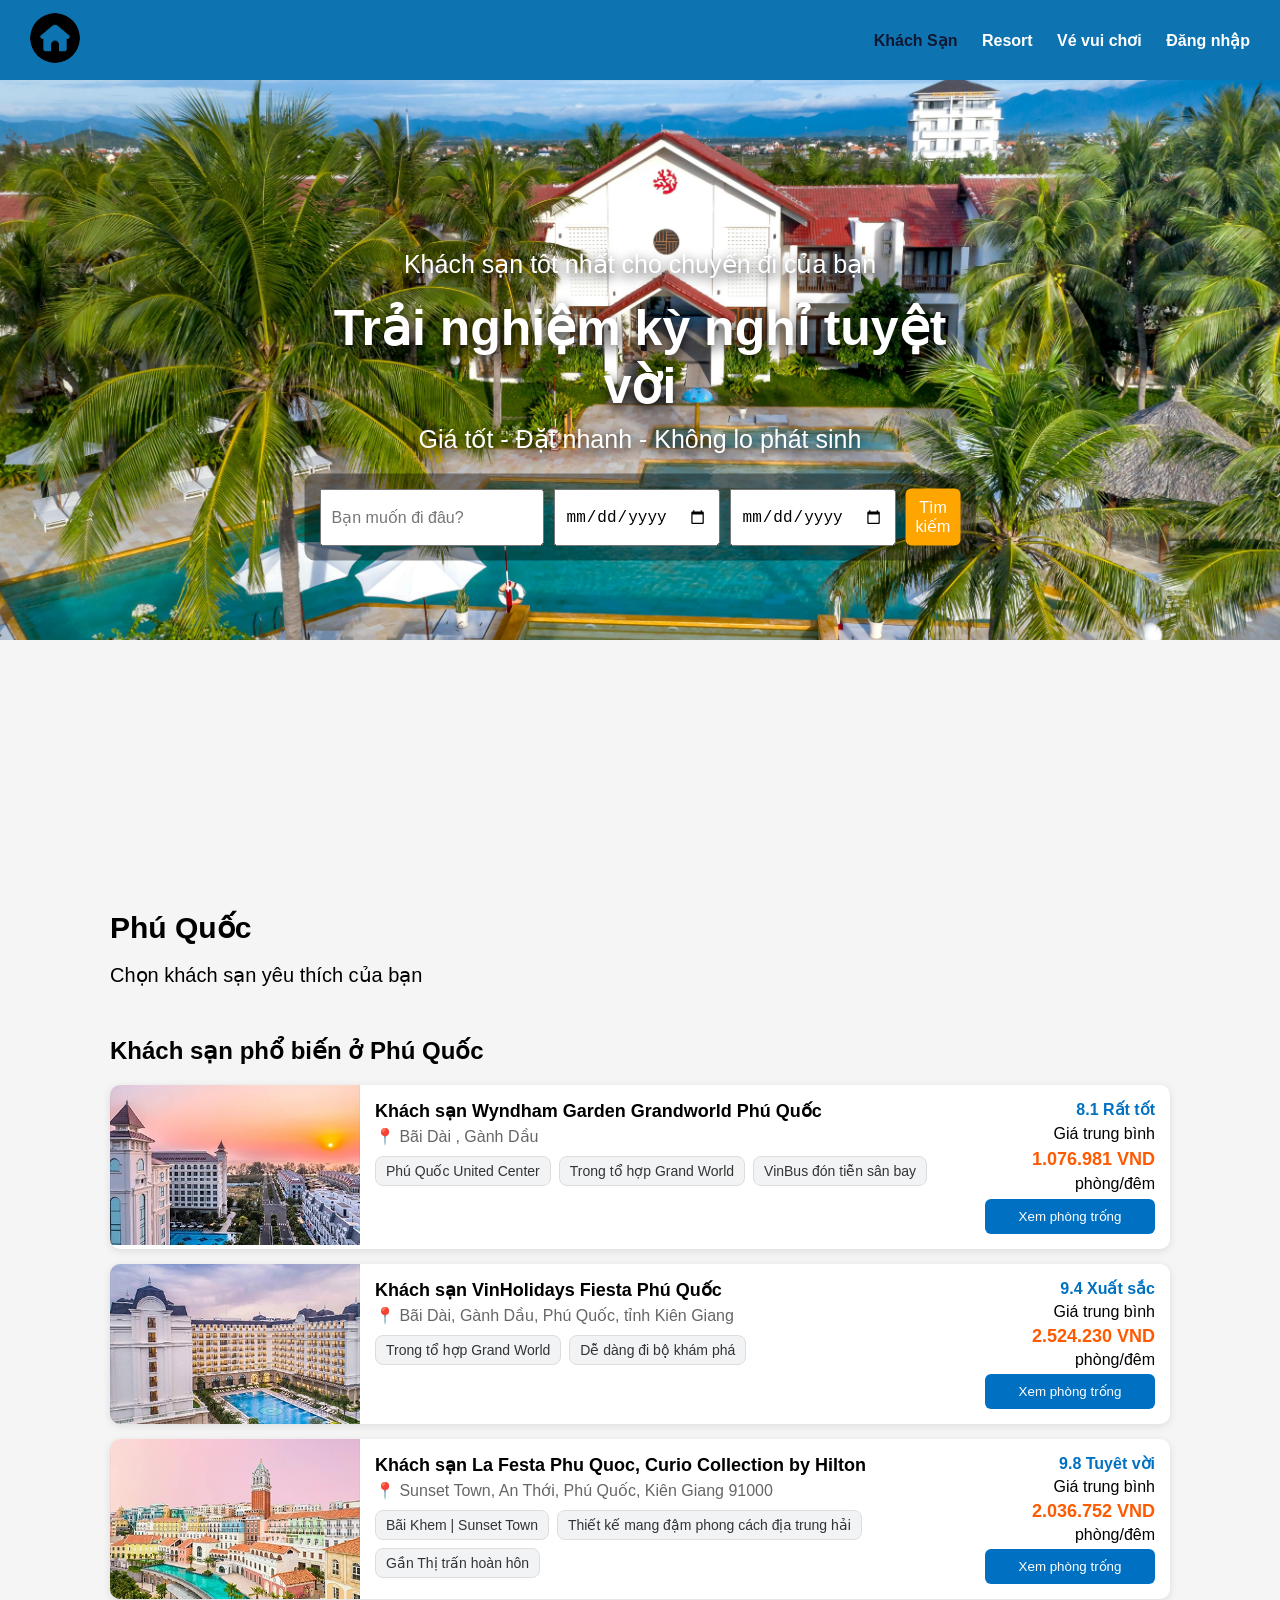
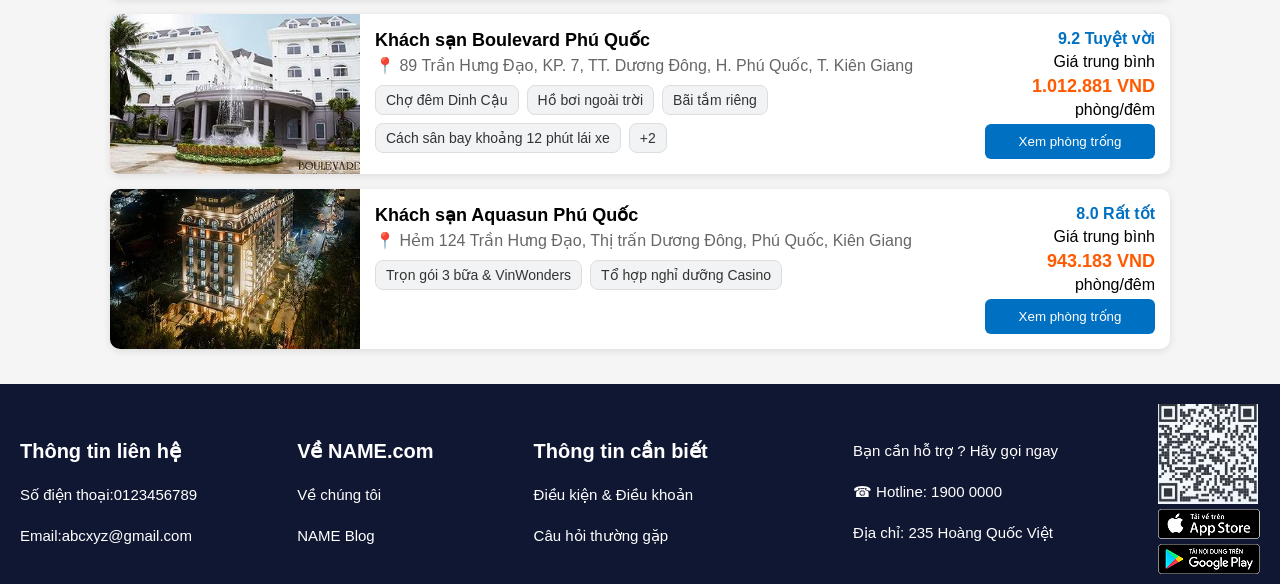
<file: phuquoc.html>
<!DOCTYPE html>
<html lang="vi">
<head>
  <meta charset="UTF-8">
  <title>Khách sạn Phú Quốc</title>
  <link rel="stylesheet" href="phuquoc.css">
</head>

<body id="top">

<header>
  <div class="container">
    <div class="left">
      <a href="book.html"><img src="VIdeo/home.png" alt="Logo" class="logo"></a>
    </div>
    <nav class="right">
      <a style="color:#101732;font-weight:bolder;" href="choosepos.html">Khách Sạn</a>
      <a href="resort.html">Resort</a>
      <a href="khuve.html">Vé vui chơi</a>
      <a id="login-link" href="index.html">Đăng nhập</a>
    </nav>
  </div>
</header>

<section style="height: 800px;" class="banner">
  <img src="VIdeo/banner-ks.jpg" class="banner-img" alt="">
  
  <div class="banner-content">
    <p id="slogan">Khách sạn tôt nhất cho chuyến đi của bạn</p>
    <h1>Trải nghiệm kỳ nghỉ tuyệt vời</h1>
    <p id="slogan">Giá tốt - Đặt nhanh - Không lo phát sinh</p>

    <div class="search-box">
      <input type="text" placeholder="Bạn muốn đi đâu?">
      <input type="date">
      <input type="date">
      <button>Tìm kiếm</button>
    </div>
  </div>
</section>
<section class="choose-hotel">
  <div class="khacksan">
    <div>
      <div style="font-size:30px"><b>Phú Quốc</b></div>
      <br>
      <div style="font-size: 20px;">Chọn khách sạn yêu thích của bạn</div>
      
    </div>
  </div>
  <div class="container-card">
    <h2>Khách sạn phổ biến ở Phú Quốc</h2>
    <div class="hotel-card">
        <a href="ks1-phuquoc.html"><img src="VIdeo/khachsan-wyndham-phuquoc.webp" class="hotel-img"></a>

        <div class="hotel-info">
            <a href="ks1-phuquoc.html" style="text-decoration: none; color:black"><h3>Khách sạn Wyndham Garden Grandworld Phú Quốc</h3></a>
            <p class="location">📍 Bãi Dài , Gành Dầu</p>
            <div class="tags">
                <span>Phú Quốc United Center</span>
                <span>Trong tổ hợp Grand World</span>
                <span>VinBus đón tiễn sân bay</span>
            </div>
        </div>

        <div class="hotel-price">
            <span class="rating">8.1 Rất tốt</span>
            <p>Giá trung bình</p>
            <p class="price">1.076.981 VND</p>
            <p>phòng/đêm</p>
            <a href="ks1-phuquoc.html"><button>Xem phòng trống</button></a>
        </div>
    </div>

    <div class="hotel-card">
        <img src="VIdeo/khachsan-vinholiday-phuquoc.webp" class="hotel-img">

        <div class="hotel-info">
            <h3>Khách sạn VinHolidays Fiesta Phú Quốc</h3>
            <p class="location">📍 Bãi Dài, Gành Dầu, Phú Quốc, tỉnh Kiên Giang</p>
            <div class="tags">
                <span>Trong tổ hợp Grand World</span>
                <span>Dễ dàng đi bộ khám phá</span>
            </div>
        </div>

        <div class="hotel-price">
            <span class="rating">9.4 Xuất sắc</span>
            <p>Giá trung bình</p>
            <p class="price">2.524.230 VND</p>
            <p>phòng/đêm</p>
            <button>Xem phòng trống</button>
        </div>
    </div>
    <div class="hotel-card">
        <img src="VIdeo/khachsan-lafesta-phuquoc.webp" class="hotel-img">

        <div class="hotel-info">
            <h3>Khách sạn La Festa Phu Quoc, Curio Collection by Hilton</h3>
            <p class="location">📍 Sunset Town, An Thới, Phú Quốc, Kiên Giang 91000</p>
            <div class="tags">
                <span>Bãi Khem | Sunset Town</span>
                <span>Thiết kế mang đậm phong cách địa trung hải</span>
                <span>Gần Thị trấn hoàn hôn</span>
            </div>
        </div>

        <div class="hotel-price">
            <span class="rating">9.8 Tuyêt vời</span>
            <p>Giá trung bình</p>
            <p class="price">2.036.752 VND</p>
            <p>phòng/đêm</p>
            <button>Xem phòng trống</button>
        </div>
    </div>
    <div class="hotel-card">
        <img src="VIdeo/khachsan-boilevard-phuquoc.webp" class="hotel-img">

        <div class="hotel-info">
            <h3>Khách sạn Boulevard Phú Quốc</h3>
            <p class="location">📍 89 Trần Hưng Đạo, KP. 7, TT. Dương Đông, H. Phú Quốc, T. Kiên Giang</p>
            <div class="tags">
                <span>Chợ đêm Dinh Cậu</span>
                <span>Hồ bơi ngoài trời</span>
                <span>Bãi tắm riêng</span>
                <span>Cách sân bay khoảng 12 phút lái xe</span>
                <span>+2</span>
            </div>
        </div>

        <div class="hotel-price">
            <span class="rating">9.2 Tuyệt vời</span>
            <p>Giá trung bình</p>
            <p class="price">1.012.881 VND</p>
            <p>phòng/đêm</p>
            <button>Xem phòng trống</button>
        </div>
    </div>
    <div class="hotel-card">
        <img src="VIdeo/khachsan-aquasun-phuquoc.webp" class="hotel-img">

        <div class="hotel-info">
            <h3>Khách sạn Aquasun Phú Quốc</h3>
            <p class="location">📍 Hẻm 124 Trần Hưng Đạo, Thị trấn Dương Đông, Phú Quốc, Kiên Giang</p>
            <div class="tags">
                <span>Trọn gói 3 bữa & VinWonders</span>
                <span>Tổ hợp nghỉ dưỡng Casino</span>
            </div>
        </div>

        <div class="hotel-price">
            <span class="rating">8.0 Rất tốt</span>
            <p>Giá trung bình</p>
            <p class="price">943.183 VND</p>
            <p>phòng/đêm</p>
            <button>Xem phòng trống</button>
        </div>
    </div>
</div>
</section>
<footer style="height: 200px;">
  <div class="container-footer">
  <div class="container-footer-left">
    <div class="cot1">
    <p style="font-size: 20px;"><b>Thông tin liên hệ</b></p><br>
    <p style="font-size: 15px;">Số điện thoại:0123456789</p><br>
    <p style="font-size: 15px;">Email:abcxyz@gmail.com</p>
  </div>
  <div class="cot2">
    <p style="font-size: 20px;"><b>Về NAME.com</b></p><br>
    <p style="font-size: 15px;">Về chúng tôi</p><br>
    <p style="font-size: 15px;">NAME Blog</p>
  </div>
  <div class="cot3">
    <p style="font-size: 20px;"><b>Thông tin cần biết</b></p><br>
    <p style="font-size: 15px;">Điều kiện & Điều khoản</p><br>
    <p style="font-size: 15px;">Câu hỏi thường gặp</p>
  </div>
  </div>
  <div class="container-footer-right">
  <div class="cot4">
    <p style="font-size: 15px;">Bạn cần hỗ trợ ? Hãy gọi ngay</p><br>  
    <p style="font-size: 15px;">&#9742; Hotline: 1900 0000</p><br>
    <p style="font-size: 15px;">Địa chỉ: 235 Hoàng Quốc Việt</p>
  </div>
  <div class="cot5">
    <img style="width:100px ;height:100px;" src="VIdeo/qr.jpg"><br>
    <img src="VIdeo/tai-appstore.png"><br>
    <img src="VIdeo/tai-google-play.png">
  </div>
  </div>
</div>
</footer>
</body>

<script>
window.onload = function () {
  if (performance.getEntriesByType("navigation")[0].type === "reload") {
    window.scrollTo(0, 0);
  }
};
</script>

</html>
</file>
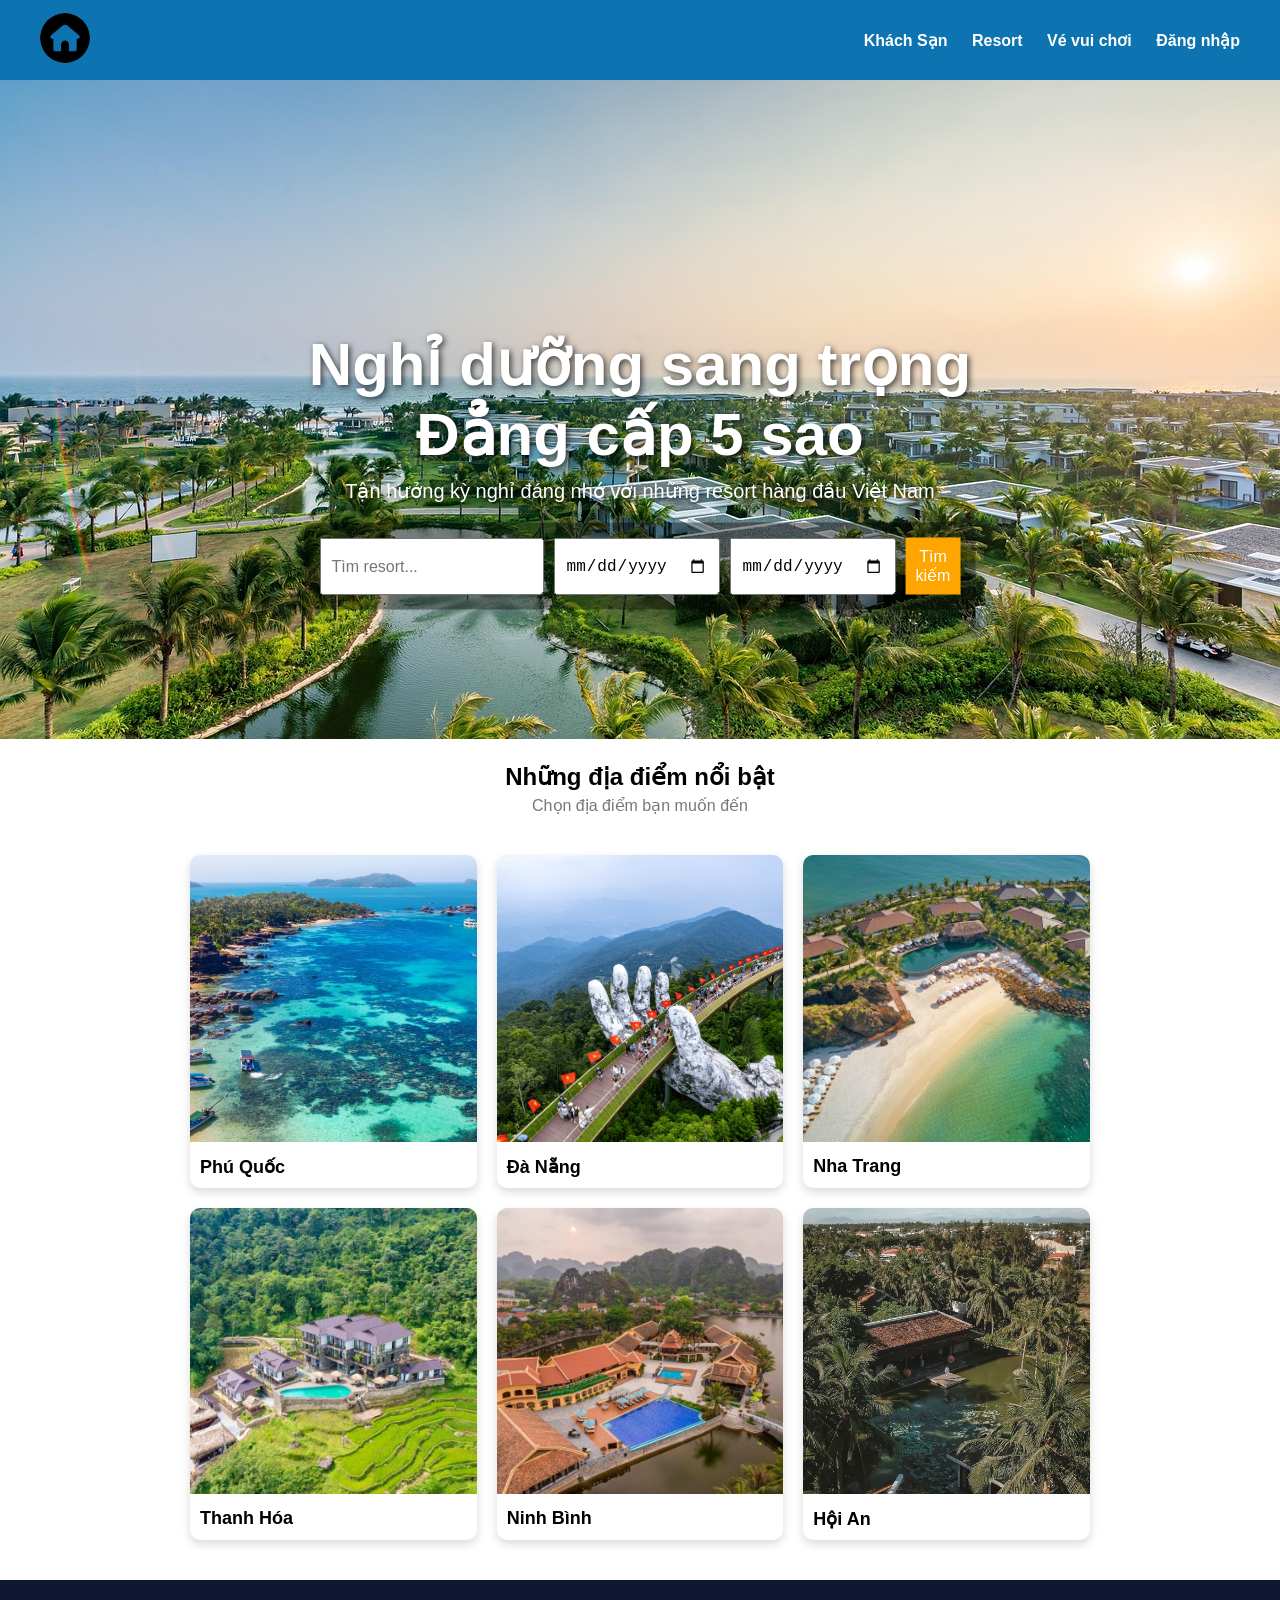
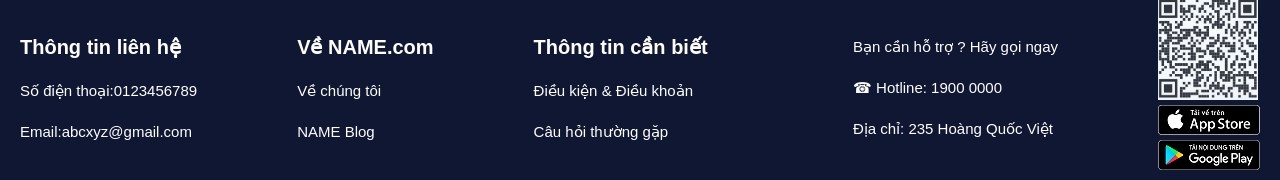
<file: resort.html>
<!DOCTYPE html>
<html>
  <head>
    <meta charset = "UTF-8">
    <title>Booking Resort</title>
    <link rel = "stylesheet" href = "resort.css">
  </head>
  <body id="top">

<header>
  <div class="container">
    <div class="left">
      <a href="book.html"><img src="VIdeo/home.png" alt="Logo" class="logo"></a>
    </div>
    <nav class="right">
      <a href="choosepos.html">Khách Sạn</a>
      <a href="resort.html">Resort</a>
      <a href="khuve.html">Vé vui chơi</a>
      <a id="login-link" href="index.html">Đăng nhập</a>
    </nav>
  </div>
</header>
    <div class = "sub-header">
      <div class = "sub-container">
        <a href = "#5sao" class = "active">5 sao</a>
        <a href = "#bien">Ven biển</a>
        <a href = "#nui">Núi Rừng</a>
        <a href = "#pool">Bể bơi</a>
      </div>
    </div>
    <section class = "banner">
      <img src ="VIdeo/banner5164307_1280.jpg" class = "banner-img">
      <div class = "banner-content">
        <div class = "badge"></div>
        <h1>Nghỉ dưỡng sang trọng <br>Đẳng cấp 5 sao</h1>
        <p>Tận hưởng kỳ nghỉ đáng nhớ với những resort hàng đầu Việt Nam</p>
        <div class = "search-box">
           <input type="text" id="s-dest" placeholder="Tìm resort...">
          <input type ="date" id = "s-in">
          <input type = "date" id = "s-out">
          <button onclick = "doSearch()">Tìm kiếm</button>
        </div>
      </div>
 <div class="title">
  <h2>Những địa điểm nổi bật</h2>
  <p>Chọn địa điểm bạn muốn đến</p>
</div>
     <div class="list">

  <div class="cards">

  <div class="card">
    <div class="card-img">
      <a href = "chonresort.html"><img src="VIdeo/phuquoc.jpg"></a>
    </div>
    <div class="card-body">
      <h3>Phú Quốc</h3>
    </div>
  </div>

  <div class="card">
    <div class="card-img">
      <img src="VIdeo/danang.png">
    </div>
    <div class="card-body">
      <h3>Đà Nẵng</h3>
    </div>
  </div>

  <div class="card">
    <div class="card-img">
      <img src="VIdeo/amiana.jpg">
    </div>
    <div class="card-body">
      <h3>Nha Trang</h3>
    </div>
  </div>

  <div class="card">
    <div class="card-img">
      <img src="VIdeo/ebino.jpg">
    </div>
    <div class="card-body">
      <h3>Thanh Hóa</h3>
    </div>
  </div>

  <div class="card">
    <div class="card-img">
      <img src="VIdeo/Emeralda-Resort-Tam-Coc-toan-canh.jpg">
    </div>
    <div class="card-body">
      <h3>Ninh Bình</h3>
    </div>
  </div>

  <div class="card">
    <div class="card-img">
      <img src="VIdeo/thenamhai.jpg">
    </div>
    <div class="card-body">
      <h3>Hội An</h3>
    </div>
  </div>
</div>

</div>
<footer style="height: 200px;">
  <div class="container-footer">
  <div class="container-footer-left">
    <div class="cot1">
    <p style="font-size: 20px;"><b>Thông tin liên hệ</b></p><br>
    <p style="font-size: 15px;">Số điện thoại:0123456789</p><br>
    <p style="font-size: 15px;">Email:abcxyz@gmail.com</p>
  </div>
  <div class="cot2">
    <p style="font-size: 20px;"><b>Về NAME.com</b></p><br>
    <p style="font-size: 15px;">Về chúng tôi</p><br>
    <p style="font-size: 15px;">NAME Blog</p>
  </div>
  <div class="cot3">
    <p style="font-size: 20px;"><b>Thông tin cần biết</b></p><br>
    <p style="font-size: 15px;">Điều kiện & Điều khoản</p><br>
    <p style="font-size: 15px;">Câu hỏi thường gặp</p>
  </div>
  </div>
  <div class="container-footer-right">
  <div class="cot4">
    <p style="font-size: 15px;">Bạn cần hỗ trợ ? Hãy gọi ngay</p><br>  
    <p style="font-size: 15px;">&#9742; Hotline: 1900 0000</p><br>
    <p style="font-size: 15px;">Địa chỉ: 235 Hoàng Quốc Việt</p>
  </div>
  <div class="cot5">
    <img style="width:100px ;height:100px;" src="VIdeo/qr.jpg"><br>
    <img src="VIdeo/tai-appstore.png"><br>
    <img src="VIdeo/tai-google-play.png">
  </div>
  </div>
</div>
</footer>
    <script src="resort.js"></script>
  </body>
</html>
</file>
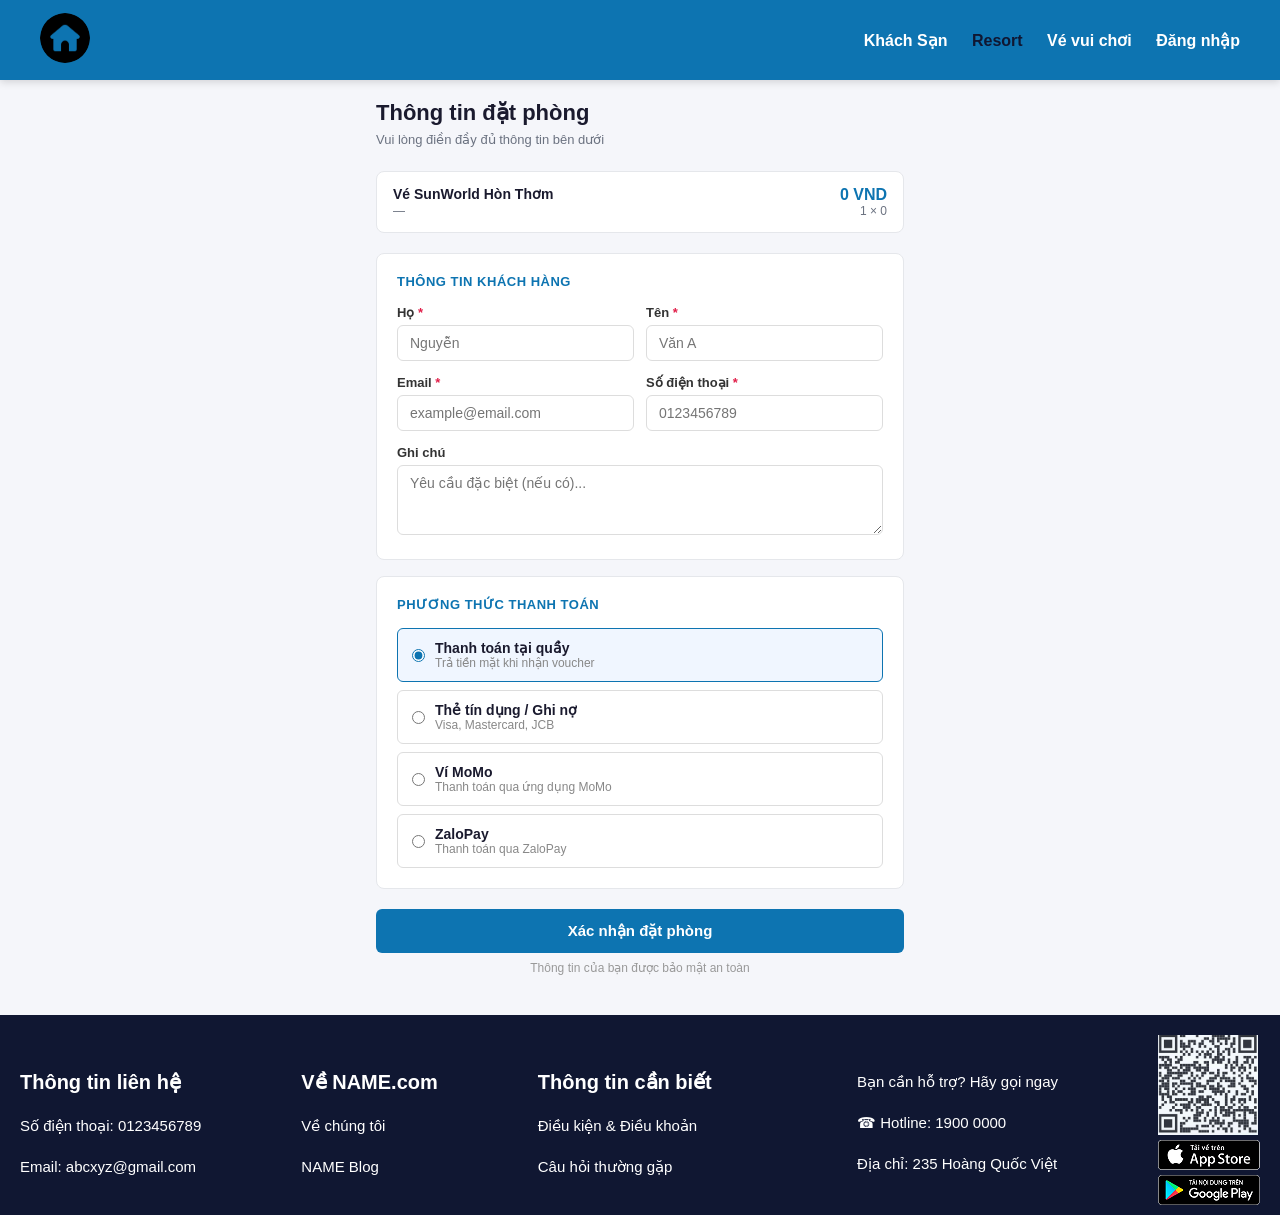
<file: thanhtoan.html>
<!DOCTYPE html>
<html lang="vi">
<head>
  <meta charset="UTF-8">
  <meta name="viewport" content="width=device-width, initial-scale=1.0">
  <title>Đặt vé</title>
  <link rel="stylesheet" href="thanhtoan.css">
</head>
<body>

<header>
  <div class="container">
    <div class="left">
      <a href="book.html">
        <img src="VIdeo/home.png" alt="Logo" class="logo">
      </a>
    </div>
    <nav class="right">
      <a href="choosepos.html">Khách Sạn</a>
      <a style="color: #101732; font-weight: bold;" href="resort.html">Resort</a>
      <a href="khuve.html">Vé vui chơi</a>
      <a id="login-link" href="index.html">Đăng nhập</a>
    </nav>
  </div>
</header>

<div class="booking-wrap" id="booking-wrap">
  <div class="booking-title">Thông tin đặt phòng</div>
  <div class="booking-subtitle">Vui lòng điền đầy đủ thông tin bên dưới</div>

  <div class="ticket-summary">
    <div>
      <div class="ts-name" id="s-ticket">—</div>
      <div class="ts-meta" id="s-date">—</div>
    </div>
    <div>
      <div class="ts-total" id="s-total">—</div>
      <div class="ts-qty" id="s-qty">—</div>
    </div>
  </div>

  <div class="section-card">
    <div class="section-label">Thông tin khách hàng</div>
    <div class="form-row">
      <div class="form-group">
        <label>Họ <span class="required">*</span></label>
        <input type="text" id="lastName" placeholder="Nguyễn">
        <div class="error-msg" id="err-lastName">Vui lòng nhập họ</div>
      </div>
      <div class="form-group">
        <label>Tên <span class="required">*</span></label>
        <input type="text" id="firstName" placeholder="Văn A">
        <div class="error-msg" id="err-firstName">Vui lòng nhập tên</div>
      </div>
    </div>
    <div class="form-row">
      <div class="form-group">
        <label>Email <span class="required">*</span></label>
        <input type="email" id="email" placeholder="example@email.com">
        <div class="error-msg" id="err-email">Email không hợp lệ</div>
      </div>
      <div class="form-group">
        <label>Số điện thoại <span class="required">*</span></label>
        <input type="tel" id="phone" placeholder="0123456789">
        <div class="error-msg" id="err-phone">Vui lòng nhập SĐT</div>
      </div>
    </div>
    <div class="form-group">
      <label>Ghi chú</label>
      <textarea id="notes" placeholder="Yêu cầu đặc biệt (nếu có)..."></textarea>
    </div>
  </div>

  <div class="section-card">
    <div class="section-label">Phương thức thanh toán</div>
    <div class="payment-list" id="payment-list">
      <label class="payment-item selected">
        <input type="radio" name="payment" value="cash" checked>
        <div>
          <div class="p-name">Thanh toán tại quầy</div>
          <div class="p-desc">Trả tiền mặt khi nhận voucher</div>
        </div>
      </label>
      <label class="payment-item">
        <input type="radio" name="payment" value="card">
        <div>
          <div class="p-name">Thẻ tín dụng / Ghi nợ</div>
          <div class="p-desc">Visa, Mastercard, JCB</div>
        </div>
      </label>
      <label class="payment-item">
        <input type="radio" name="payment" value="momo">
        <div>
          <div class="p-name">Ví MoMo</div>
          <div class="p-desc">Thanh toán qua ứng dụng MoMo</div>
        </div>
      </label>
      <label class="payment-item">
        <input type="radio" name="payment" value="zalopay">
        <div>
          <div class="p-name">ZaloPay</div>
          <div class="p-desc">Thanh toán qua ZaloPay</div>
        </div>
      </label>
    </div>
  </div>

  <button class="btn-submit" onclick="submitBooking()">Xác nhận đặt phòng</button>
  <p class="secure-note">Thông tin của bạn được bảo mật an toàn</p>
</div>

<div id="success-screen">
  <div class="success-icon">✓</div>
  <div class="success-title">Đặt phòng thành công!</div>
  <div class="success-sub">Voucher xác nhận đã được gửi đến email của bạn</div>

  <div class="booking-code-box">
    <div class="booking-code-label">Mã đơn đặt phòng</div>
    <div class="booking-code" id="confirm-code">SW-000000</div>
  </div>

  <div class="confirm-grid" id="confirm-details"></div>
  <a href="bookresort.html" class="btn-back">← Quay lại trang book </a>
</div>

<footer style="height: 200px;">
  <div class="container-footer">
    <div class="container-footer-left">
      <div class="cot1">
        <p style="font-size:20px;"><b>Thông tin liên hệ</b></p><br>
        <p style="font-size:15px;">Số điện thoại: 0123456789</p><br>
        <p style="font-size:15px;">Email: abcxyz@gmail.com</p>
      </div>
      <div class="cot2">
        <p style="font-size:20px;"><b>Về NAME.com</b></p><br>
        <p style="font-size:15px;">Về chúng tôi</p><br>
        <p style="font-size:15px;">NAME Blog</p>
      </div>
      <div class="cot3">
        <p style="font-size:20px;"><b>Thông tin cần biết</b></p><br>
        <p style="font-size:15px;">Điều kiện &amp; Điều khoản</p><br>
        <p style="font-size:15px;">Câu hỏi thường gặp</p>
      </div>
    </div>
    <div class="container-footer-right">
      <div class="cot4">
        <p style="font-size:15px;">Bạn cần hỗ trợ? Hãy gọi ngay</p><br>
        <p style="font-size:15px;">&#9742; Hotline: 1900 0000</p><br>
        <p style="font-size:15px;">Địa chỉ: 235 Hoàng Quốc Việt</p>
      </div>
      <div class="cot5">
        <img style="width:100px; height:100px;" src="VIdeo/qr.jpg" alt="QR"><br>
        <img src="VIdeo/tai-appstore.png" alt="App Store"><br>
        <img src="VIdeo/tai-google-play.png" alt="Google Play">
      </div>
    </div>
  </div>
</footer>

<script src="thanhtoan.js"></script>
</body>
</html>
</file>
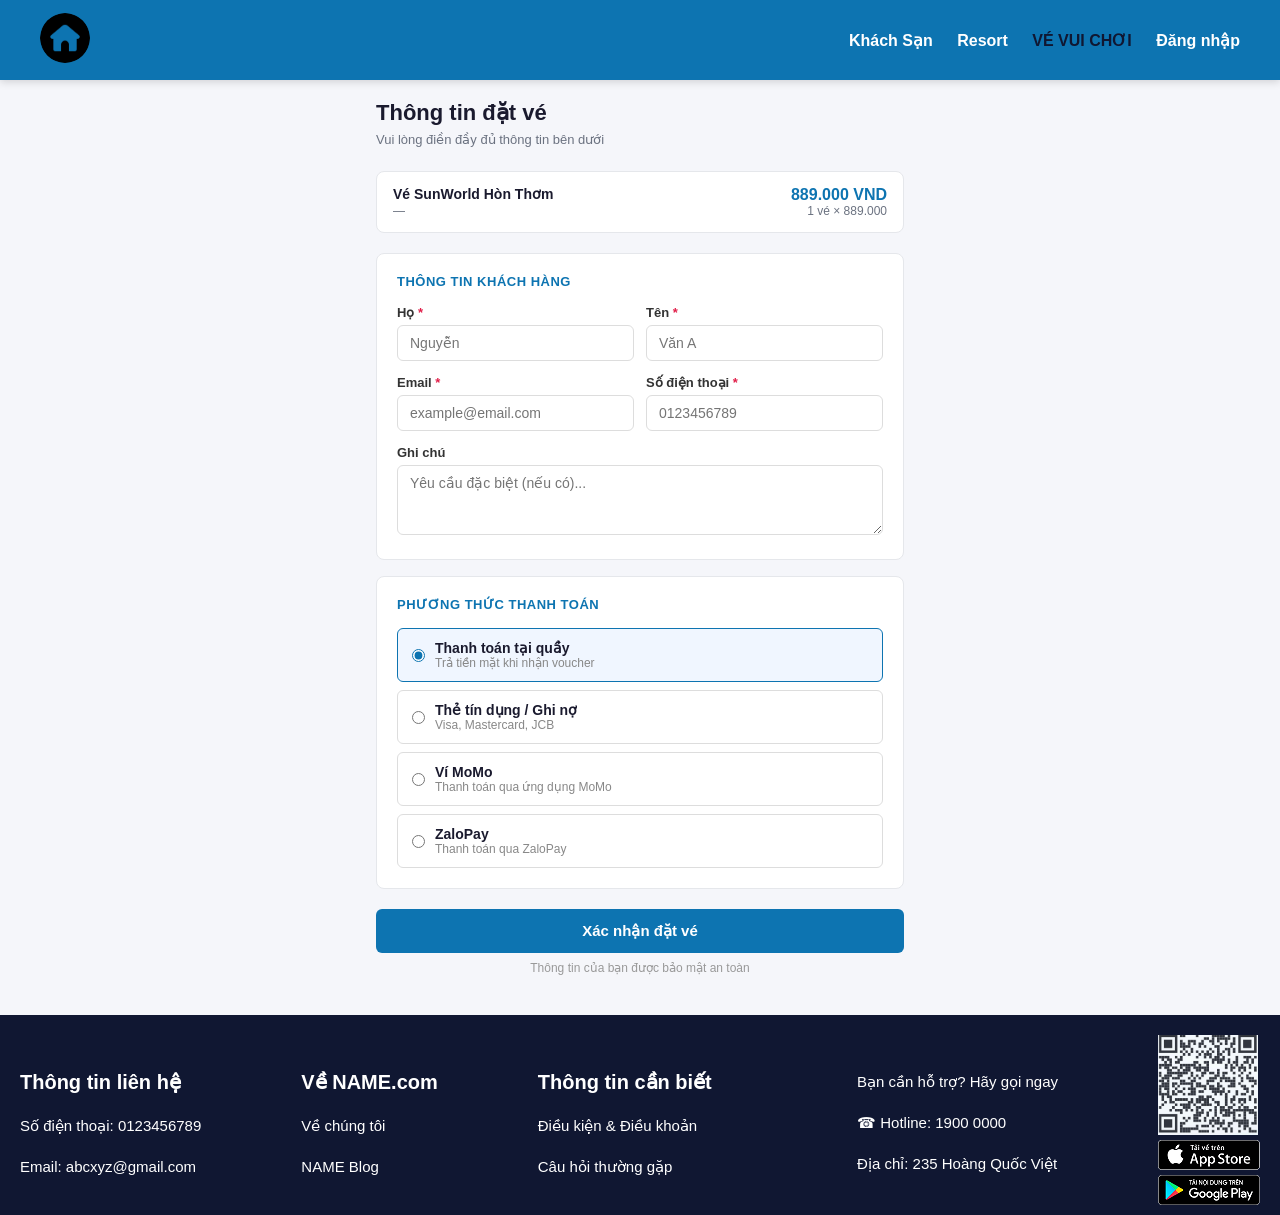
<file: thanhtoanve.html>
<!DOCTYPE html>
<html lang="vi">
<head>
  <meta charset="UTF-8">
  <meta name="viewport" content="width=device-width, initial-scale=1.0">
  <title>Đặt vé - SunWorld Hòn Thơm Phú Quốc</title>
  <link rel="stylesheet" href="thanhtoanve.css">
</head>
<body>

<header>
  <div class="container">
    <div class="left">
      <a href="book.html">
        <img src="VIdeo/home.png" alt="Logo" class="logo">
      </a>
    </div>
    <nav class="right">
      <a href="choosepos.html">Khách Sạn</a>
      <a href="resort.html">Resort</a>
      <a style="color: #101732; font-weight: bold;" href="khuve.html">VÉ VUI CHƠI</a>
      <a id="login-link" href="index.html">Đăng nhập</a>
    </nav>
  </div>
</header>

<div class="booking-wrap" id="booking-wrap">
  <div class="booking-title">Thông tin đặt vé</div>
  <div class="booking-subtitle">Vui lòng điền đầy đủ thông tin bên dưới</div>

  <div class="ticket-summary">
    <div>
      <div class="ts-name" id="s-ticket">—</div>
      <div class="ts-meta" id="s-date">—</div>
    </div>
    <div>
      <div class="ts-total" id="s-total">—</div>
      <div class="ts-qty" id="s-qty">—</div>
    </div>
  </div>

  <div class="section-card">
    <div class="section-label">Thông tin khách hàng</div>
    <div class="form-row">
      <div class="form-group">
        <label>Họ <span class="required">*</span></label>
        <input type="text" id="lastName" placeholder="Nguyễn">
        <div class="error-msg" id="err-lastName">Vui lòng nhập họ</div>
      </div>
      <div class="form-group">
        <label>Tên <span class="required">*</span></label>
        <input type="text" id="firstName" placeholder="Văn A">
        <div class="error-msg" id="err-firstName">Vui lòng nhập tên</div>
      </div>
    </div>
    <div class="form-row">
      <div class="form-group">
        <label>Email <span class="required">*</span></label>
        <input type="email" id="email" placeholder="example@email.com">
        <div class="error-msg" id="err-email">Email không hợp lệ</div>
      </div>
      <div class="form-group">
        <label>Số điện thoại <span class="required">*</span></label>
        <input type="tel" id="phone" placeholder="0123456789">
        <div class="error-msg" id="err-phone">Vui lòng nhập SĐT</div>
      </div>
    </div>
    <div class="form-group">
      <label>Ghi chú</label>
      <textarea id="notes" placeholder="Yêu cầu đặc biệt (nếu có)..."></textarea>
    </div>
  </div>

  <div class="section-card">
    <div class="section-label">Phương thức thanh toán</div>
    <div class="payment-list" id="payment-list">
      <label class="payment-item selected">
        <input type="radio" name="payment" value="cash" checked>
        <div>
          <div class="p-name">Thanh toán tại quầy</div>
          <div class="p-desc">Trả tiền mặt khi nhận voucher</div>
        </div>
      </label>
      <label class="payment-item">
        <input type="radio" name="payment" value="card">
        <div>
          <div class="p-name">Thẻ tín dụng / Ghi nợ</div>
          <div class="p-desc">Visa, Mastercard, JCB</div>
        </div>
      </label>
      <label class="payment-item">
        <input type="radio" name="payment" value="momo">
        <div>
          <div class="p-name">Ví MoMo</div>
          <div class="p-desc">Thanh toán qua ứng dụng MoMo</div>
        </div>
      </label>
      <label class="payment-item">
        <input type="radio" name="payment" value="zalopay">
        <div>
          <div class="p-name">ZaloPay</div>
          <div class="p-desc">Thanh toán qua ZaloPay</div>
        </div>
      </label>
    </div>
  </div>

  <button class="btn-submit" onclick="submitBooking()">Xác nhận đặt vé</button>
  <p class="secure-note">Thông tin của bạn được bảo mật an toàn</p>
</div>

<div id="success-screen">
  <div class="success-icon">✓</div>
  <div class="success-title">Đặt vé thành công!</div>
  <div class="success-sub">Voucher xác nhận đã được gửi đến email của bạn</div>

  <div class="booking-code-box">
    <div class="booking-code-label">Mã đơn đặt vé</div>
    <div class="booking-code" id="confirm-code">SW-000000</div>
  </div>

  <div class="confirm-grid" id="confirm-details"></div>
  <a href="bookve.html" class="btn-back">← Quay lại trang vé</a>
</div>

<footer style="height: 200px;">
  <div class="container-footer">
    <div class="container-footer-left">
      <div class="cot1">
        <p style="font-size:20px;"><b>Thông tin liên hệ</b></p><br>
        <p style="font-size:15px;">Số điện thoại: 0123456789</p><br>
        <p style="font-size:15px;">Email: abcxyz@gmail.com</p>
      </div>
      <div class="cot2">
        <p style="font-size:20px;"><b>Về NAME.com</b></p><br>
        <p style="font-size:15px;">Về chúng tôi</p><br>
        <p style="font-size:15px;">NAME Blog</p>
      </div>
      <div class="cot3">
        <p style="font-size:20px;"><b>Thông tin cần biết</b></p><br>
        <p style="font-size:15px;">Điều kiện &amp; Điều khoản</p><br>
        <p style="font-size:15px;">Câu hỏi thường gặp</p>
      </div>
    </div>
    <div class="container-footer-right">
      <div class="cot4">
        <p style="font-size:15px;">Bạn cần hỗ trợ? Hãy gọi ngay</p><br>
        <p style="font-size:15px;">&#9742; Hotline: 1900 0000</p><br>
        <p style="font-size:15px;">Địa chỉ: 235 Hoàng Quốc Việt</p>
      </div>
      <div class="cot5">
        <img style="width:100px; height:100px;" src="VIdeo/qr.jpg" alt="QR"><br>
        <img src="VIdeo/tai-appstore.png" alt="App Store"><br>
        <img src="VIdeo/tai-google-play.png" alt="Google Play">
      </div>
    </div>
  </div>
</footer>

<script src="thanhtoanve.js"></script>
</body>
</html>
</file>
<file: style.css>
body {
  font-family: Arial, sans-serif;
  background: #f0f2f5;
  display: flex;
  justify-content: center;
  align-items: center;
  height: 100vh;
}
.container {
  background: #fff;
  padding: 20px;
  border-radius: 8px;
  box-shadow: 0 0 10px rgba(0,0,0,0.1);
  width: 300px;
}
h2 {
  text-align: center;
  margin-bottom: 20px;
}
input {
  width: 93%;
  padding: 10px;
  margin: 8px 0;
  border: 1px solid #ccc;
  border-radius: 4px;
}
button {
  width: 100%;
  padding: 10px;
  background: #007bff;
  color: #fff;
  border: none;
  border-radius: 4px;
  cursor: pointer;
}
button:hover {
  background: #0056b3;
}
.toggle {
  text-align: center;
  margin-top: 10px;
  cursor: pointer;
  color: #007bff;
}
</file>
<file: book.css>
* {
  margin: 0;
  padding: 0;
  box-sizing: border-box;
}
html
{
  scroll-behavior: smooth;
  scroll-padding-top: 80px;
}
body
{
  font-family: Arial, sans-serif;
}
header
{
  position: fixed;
  top: 0;
  width: 100%;
  height: 80px;
  padding: 0 40px;
  background-color: #0d74b1;
  z-index: 1000;
}
.container
{
  display: flex;
  justify-content: space-between;
  align-items: center;
  height: 100%;
}
.logo
{
  width: 50px;
  height: 50px;
  border-radius: 50%;
}
.right a
{
  margin-left: 20px;
  text-decoration: none;
  color: #fff;
  font-weight: bold;
}
.right a:hover
{
  color: #101732;
}
.banner {
  position: relative;
  height: 100vh;
  overflow: hidden;
  margin-top:80px;
}

.banner-slides {
  position: absolute;
  width: 100%;
  height: 70%;
}

.banner-slides img {
  position: absolute;
  width: 100%;
  height: 100%;
  object-fit: cover;
  opacity: 0;
  transition: opacity 1s ease;
}

.banner-slides img.active {
  opacity: 1;
}

.banner-content {
  z-index: 2;
}
.banner-content
{
  position: absolute;
  top: 40%;
  left: 50%;
  transform: translate(-50%, -50%);
  color: #fff;
  text-align: center;
}
.banner-content h1
{
  font-size: 60px;
  text-shadow: 2px 2px 6px rgba(0,0,0,0.7);
}
.banner-content p
{
  font-size: 20px;
  margin: 10px 0 20px;
  text-shadow: 2px 2px 6px rgba(0,0,0,0.7);
}

.banner-nav {
  position: absolute;
  top: 35%;
  transform: translateY(-50%);
  width: 45px;
  height: 45px;
  border-radius: 50%;
  border: none;
  background: rgba(0,0,0,0.4);
  color: white;
  font-size: 20px;
  cursor: pointer;
  z-index: 3;
  display: flex;
  align-items: center;
  justify-content: center;
  transition: 0.3s;
}

.banner-nav:hover {
  background: rgba(0,0,0,0.8);
  transform: translateY(-50%) scale(1.1);
}

.banner-nav.prev { left: 20px; }
.banner-nav.next { right: 20px; }

.banner-dots {
  position: absolute;
  bottom: 250px;
  width: 100%;
  text-align: center;
  z-index: 3;
}

.banner-dots span {
  display: inline-block;
  width: 12px;
  height: 12px;
  margin: 0 6px;
  background: #ccc;
  border-radius: 50%;
  cursor: pointer;
  transition: 0.3s;
}

.banner-dots span.active {
  background: white;
  transform: scale(1.3);
}
.search-box
{
  display: flex;
  gap: 10px;
  padding: 15px;
  background: rgba(0,0,0,0.4);
  border-radius: 10px;
}
.search-box input,
.search-box button
{
  padding: 10px;
  font-size: 16px;
}
.search-box button
{
  background: orange;
  color: #fff;
  border: none;
  cursor: pointer;
}
.search-box button:hover
{
  background: rgb(144, 94, 1);
  color: #fff;
  border: none;
  cursor: pointer;
}

.menu{
  max-width: 1100px;
  margin: 30px auto;
  padding: 0 20px;
}

.cards-menu
{
  display: flex;
  flex-wrap: wrap;
  justify-content: center;
  gap: 20px;
}

.card-menu
{
  width: 300px;
  height: 500px;
  border-radius: 10px;
  overflow: hidden;
  position: relative;
  box-shadow: 0 4px 8px rgba(0,0,0,0.2);
}
.card-menu
{
  transition: transform 0.3s ease, box-shadow 0.3s ease;
}
.card-menu:hover
{
  transform: translateY(-5px);
  box-shadow: 0 8px 16px rgba(0,0,0,0.3);
}
.card-menu img
{
  width: 100%;
  height: 100%;
  object-fit: cover;
  filter: brightness(100%);
}

.title {
  max-width: 1200px;
  margin: 0 auto 20px;
  padding: 0 40px;
}

.title h2 {
  margin: 0;
  font-size: 28px;
  font-weight: bold;
}

.title p {
  margin: 5px 0 0;
  color: #666;
}

.container-card-ks{
  margin-top: 150px;
}

.info
{
  position: absolute;
  bottom: 10px;
  left: 15px;
  color: #fff;
}
a
{
  text-decoration: none !important;
  color: black;
}

.grid {
  display: grid;
  grid-template-columns: repeat(3, 1fr);
  grid-template-rows: repeat(5, 180px);
  gap: 20px;
  padding: 40px;
  max-width: 1200px;
  margin: 0 auto;  

  grid-template-areas:
  "phuquoc phuquoc vungtau"
  "dalat quynhon vungtau"
  "nhatrang danang danang"
  "nhatrang phanthiet phuyen";
}

.card-grid {
  position: relative;
  border-radius: 12px;
  overflow: hidden;
  box-shadow: 0 4px 10px rgba(0,0,0,0.2);
  transition: 0.3s;
}

.card-grid:hover {
  transform: translateY(-5px);
  box-shadow: 0 8px 18px rgba(0,0,0,0.3);
}

.card-grid img {
  width: 100%;
  height: 100%;
  object-fit: cover;
  filter: brightness(70%);
}

.overlay {
  position: absolute;
  bottom: 15px;
  left: 15px;
  color: #fff;
}

.overlay h3 {
  margin: 0;
}

.overlay p {
  margin: 5px 0 0;
  font-size: 14px;
}

.phuquoc { grid-area: phuquoc; }
.dalat { grid-area: dalat; }
.quynhon { grid-area: quynhon; }
.vungtau { grid-area: vungtau; }
.nhatrang { grid-area: nhatrang; }
.danang { grid-area: danang; }
.phanthiet { grid-area: phanthiet; }
.phuyen { grid-area: phuyen; }
.quangninh { grid-area: quangninh; }
.tayninh { grid-area: tayninh; }


.grid-2 {
  display: grid;
  grid-template-columns: repeat(3, 1fr);
  grid-template-rows: repeat(5, 180px);
  gap: 20px;
  padding: 40px;
  max-width: 1200px;
  margin: 0 auto;  

  grid-template-areas:
  "nhatrang nhatrang danang"
  "phuquoc vungtau vungtau"
  "dalat dalat quynhon"
  "phanthiet phuyen phuyen";
}

.grid-3 {
  display: grid;
  grid-template-columns: repeat(3, 1fr);
  grid-template-rows: repeat(5, 180px);
  gap: 20px;
  padding: 40px;
  max-width: 1200px;
  margin: 0 auto;  

  grid-template-areas:
  "phuquoc tayninh danang"
  "phuquoc quangninh danang"
  "dalat dalat quynhon"
  "vungtau nhatrang quynhon";
}

footer {
  background: #101732;
  color: #fff;
  padding: 20px;
  font-size: 20px;
}

.container-footer {
  display: flex;
  justify-content: space-between;
  align-items: center;
}

.container-footer-left {
  display: flex;
  gap: 100px;
}

.container-footer-right{
  display:flex;
  gap:100px;
  align-items: center;
}
</file>
<file: booking.css>
*, *::before, *::after { 
  box-sizing: border-box; 
  margin: 0; 
  padding: 0; 
}

html { 
  scroll-behavior: smooth; 
  scroll-padding-top: 130px; 
}

body { 
  font-family: 'Segoe UI', Arial, sans-serif; 
  background: #f3f4f8; color: #1a1a2e; 
  min-height: 100vh; 
}


header {
  position: fixed;
  top: 0;
  width: 100%;
  height: 80px;
  background: #0d74b1;
  z-index: 1000;
}

.container-header {
  width: 100%;
  padding: 0 30px;  
  height: 100%;
  display: flex;
  justify-content: space-between;
  align-items: center;
}

.logo {
  width: 50px;
  height: 50px;
  border-radius: 50%;
}

.right-header a {
  margin-left: 20px;
  text-decoration: none;
  color: #fff;
  font-weight: bold;
}

.right-header a:hover {
  color: #101732;
}


.booking-wrap {
  max-width: 580px;
  margin: 100px auto 48px;
  padding: 0 16px;
}

.booking-title  { 
  font-size: 22px; 
  font-weight: 800; 
  margin-bottom: 4px; 
}

.booking-subtitle { 
  font-size: 13px; 
  color: #6b7280; 
  margin-bottom: 20px; 
}

.ticket-summary {
  background: #0d74b1;
  color: #fff; 
  border-radius: 12px; 
  padding: 16px 20px;
  margin-bottom: 20px; 
  display: flex;
  justify-content: space-between; 
  align-items: center; 
  gap: 12px;
}

.ts-hotel { 
  font-size: 11px; 
  opacity: .8; 
  font-weight: 600; 
  text-transform: uppercase; 
  letter-spacing: .5px; 
  margin-bottom: 2px; 
}

.ts-name  { 
  font-size: 15px; 
  font-weight: 800; 
}

.ts-meta  { 
  font-size: 12px; 
  opacity: .85; 
  margin-top: 4px; 
}

.ts-right { 
  text-align: right; 
  flex-shrink: 0; 
}

.ts-total { 
  font-size: 20px; 
  font-weight: 800; 
  color: #ffe066; 
}

.ts-qty   { 
  font-size: 12px; 
  opacity: .8; 
  margin-top: 2px; 
}


.section-card {
  background: #fff; 
  border-radius: 10px;
  border: 1.5px solid #e5e7eb; 
  padding: 20px; 
  margin-bottom: 16px;
}

.section-label {
  font-size: 13px; 
  font-weight: 700; 
  color: #0d74b1;
  text-transform: uppercase; 
  letter-spacing: .5px; 
  margin-bottom: 16px;
}


.form-row { 
  display: grid; grid-template-columns: 1fr 1fr; gap: 12px; }
.form-group { margin-bottom: 14px; }
.form-group:last-child { margin-bottom: 0; }
.form-group label { display: block; font-size: 13px; font-weight: 600; margin-bottom: 5px; color: #333; }
.required { color: #e11d48; }
.form-group input,
.form-group textarea {
  width: 100%; 
  padding: 9px 12px;
  border: 1.5px solid #ddd; 
  border-radius: 7px;
  font-family: inherit; 
  font-size: 14px; 
  color: #1a1a2e;
  outline: none; 
  transition: border-color .2s;
}

.form-group input:focus,
.form-group textarea:focus { 
  border-color: #0d74b1; 
}

.form-group textarea { 
  resize: vertical; 
  min-height: 72px; 
}

.error-msg { 
  font-size: 12px; 
  color: #e11d48; 
  margin-top: 4px; 
  display: none; }


.payment-list { 
  display: flex; 
  flex-direction: 
  column; gap: 8px; 
}

.payment-item {
  display: flex; 
  align-items: center; 
  gap: 12px;
  padding: 12px 14px;
  border: 1.5px solid #ddd;
  border-radius: 8px;
  cursor: pointer; 
  transition: all .2s;
}

.payment-item:hover  { 
  border-color: #0d74b1; 
}

.payment-item.selected { 
  border-color: #0d74b1; 
  background: #f0f6ff; 
}

.payment-item input[type="radio"] { 
  accent-color: #0d74b1; 
  flex-shrink: 0; 
}

.p-name  { 
  font-size: 14px; 
  font-weight: 600; 
}

.p-desc  { 
  font-size: 12px; 
  color: #888; 
}

.btn-submit {
  width: 100%; 
  padding: 14px; 
  background: #0d74b1; 
  color: #fff;
  border: none; 
  border-radius: 8px; 
  font-family: inherit;
  font-size: 16px; 
  font-weight: 700; 
  cursor: pointer;
  transition: background .2s; 
  margin-top: 4px;
}

.btn-submit:hover { 
  background: #0a5d8f; 
}

.btn-submit:disabled { 
  background: #9ca3af; 
  cursor: not-allowed; 
}

.secure-note { 
  text-align: center; 
  font-size: 12px; 
  color: #999; 
  margin-top: 8px; 
}


#success-screen {
  display: none;
  max-width: 500px; 
  margin: 100px auto 48px;
  padding: 0 16px; 
  text-align: center;
}

.success-icon {
  width: 70px; 
  height: 70px; 
  background: #16a34a;
  border-radius: 50%; 
  display: flex; 
  align-items: center;
  justify-content: center; 
  font-size: 32px; 
  color: #fff;
  margin: 0 auto 16px;
  animation: popIn .4s cubic-bezier(.17,.67,.25,1.3);
}

@keyframes popIn { from { transform: scale(0); opacity: 0; } to { transform: scale(1); opacity: 1; } }

.success-title { 
  font-size: 24px; 
  font-weight: 800; 
  margin-bottom: 6px; 
}

.success-sub { 
  font-size: 13px; 
  color: #6b7280; 
  margin-bottom: 24px; 
}

.booking-code-box {
  background: #f0fdf4; 
  border: 2px dashed #16a34a;
  border-radius: 12px; 
  padding: 18px; 
  margin-bottom: 22px;
}

.booking-code-label { 
  font-size: 12px; 
  color: #6b7280; 
  margin-bottom: 6px; 
}

.booking-code { 
  font-size: 28px; 
  font-weight: 800; 
  color: #16a34a; 
  letter-spacing: 3px; 
}

.confirm-grid {
  background: #fff; 
  border-radius: 10px;
  border: 1.5px solid #e5e7eb; 
  overflow: hidden;
  margin-bottom: 22px; 
  text-align: left;
}

.confirm-row {
  display: flex; 
  justify-content: space-between;
  padding: 11px 16px; 
  font-size: 13px;
  border-bottom: 1px solid #f3f4f6;
}

.confirm-row:last-child { 
  border-bottom: none; 
}

.lbl { 
  color: #6b7280; 
}

.val { 
  font-weight: 600; 
  text-align: right; 
  max-width: 60%; 
}

.btn-back {
  display: inline-block; 
  padding: 13px 32px;
  background: #0d74b1; 
  color: #fff; 
  border-radius: 8px;
  text-decoration: none; 
  font-weight: 700; 
  font-size: 15px;
  transition: background .2s;
}
.btn-back:hover { background: #0a5d8f; }


footer {
  background: #101732;
  color: #fff;
  padding: 20px;
  font-size: 20px;
}

.container-footer {
  display: flex;
  justify-content: space-between;
  align-items: center;
}

.container-footer-left {
  display: flex;
  gap: 100px;
}

.container-footer-right{
  display:flex;
  gap:100px;
  align-items: center;
  bottom: 4px; 
}

.footer-right-col { 
  text-align: right; 
}

.btn-edit-info {
  display: inline-block;
  margin-top: 10px;
  padding: 10px 16px;
  border-radius: 8px;
  background: #f1f5f9;
  color: #0f172a;
  text-decoration: none;
  font-weight: 500;
  transition: all 0.25s ease;
}

.btn-edit-info:hover {
  background: #101732;
  color: white;
  transform: translateY(-2px);
  box-shadow: 0 6px 18px rgba(0,0,0,0.15);
}

.info-display-grid {
  display: flex;
  flex-direction: column;
  gap: 10px; 
}

.info-display-row {
  display: flex;
  justify-content: space-between;
  align-items: center;
  padding: 10px 12px; 
  border-bottom: 1px solid #f1f1f1;
}

.info-display-row:last-child {
  border-bottom: none;
}

.info-display-label {
  color: #6b7280;
  font-size: 13px;
}

.info-display-val {
  font-weight: 600;
  text-align: right;
}
</file>
<file: chonresort.css>
* {
  margin: 0;
  padding: 0;
  box-sizing: border-box;
}

html{
  scroll-behavior: smooth;
}

body {
  font-family: Arial, sans-serif;
  background: #f5f5f5;
}

header {
  position: fixed;
  top: 0;
  width: 100%;
  height: 80px;
  background: #0d74b1;
  z-index: 1000;
}

.container {
  width: 100%;
  padding: 0 30px;  
  height: 100%;
  display: flex;
  justify-content: space-between;
  align-items: center;
}

.logo {
  width: 50px;
  height: 50px;
  border-radius: 50%;
}

.right a {
  margin-left: 20px;
  text-decoration: none;
  color: #fff;
  font-weight: bold;
}

.right a:hover {
  color: #101732;
}

.banner {
  margin-top: 80px;
  position: relative;
}

.banner-img {
  width: 100%;
  height: 70%;
  object-fit: cover;
}

.banner-content {
  position: absolute;
  top: 40%;
  left: 50%;
  transform: translate(-50%, -50%);
  color: #fff;
  text-align: center;
}

.banner-content h1 {
  font-size: 50px;
  text-shadow: 0 4px 12px rgba(0,0,0,0.9);
}

.banner-content p {
  font-size: 25px;
  margin: 10px 0 20px;
  text-shadow: 0 4px 12px rgba(0,0,0,0.9);
}

.search-box {
  display: flex;
  gap: 10px;
  padding: 15px;
  background: rgba(0,0,0,0.4);
  border-radius: 10px;
}

.search-box input,
.search-box button {
  padding: 10px;
  font-size: 16px;
}

.search-box button {
  background: orange;
  color: #fff;
  border: none;
  cursor: pointer;
}

.search-box button:hover {
  background: rgb(144, 94, 1);
}

.container-card {
  max-width: 1050px;
  margin: 0 auto;
  padding: 10px;
}

h2 {
  margin-bottom: 20px;
  color: #101732;
  font-size: 30px;
}
.resort-card {
  display: flex;
  align-items: flex-start;
  gap: 15px;
  background: #fff;
  border-radius: 14px;
  margin-bottom: 18px;
  padding: 14px;
  box-shadow: 0 2px 10px rgba(0,0,0,0.08);
  transition: 0.3s;
}

.resort-card:hover {
  transform: translateY(-4px);
}

/* ảnh */
.resort-img {
  width: 240px;
  height: 160px;
  object-fit: cover;
  border-radius: 10px;
  flex-shrink: 0;
}

/* thông tin resort */
.resort-info {
  flex: 1;
  padding-top: 3px;
}

.resort-info h3 {
  font-size: 22px;
  color: #101732;
  margin-bottom: 8px;
}

.location {
  color: #666;
  margin-bottom: 10px;
  font-size: 15px;
}

.tags {
  display: flex;
  flex-wrap: wrap;
  gap: 8px;
  margin-top: 10px;
}

.tags span {
 background: #f1f7ff;
  color: #0d74b1;
  margin-top:15px;
  padding: 10px 20px;
  border-radius: 20px;
  font-size: 14px;
  border: 1px solid #d0e3ff;
}

.resort-price {
  width: 190px;
  text-align: right;
  display: flex;
  flex-direction: column;
  justify-content: space-between;
  height: 160px;
}


.price {
  color: #ff5715;
  font-size: 24px;
  font-weight: bold;
  margin: 6px 0;
}

button {
  background: #0d74b1;
  color: white;
  border: none;
  padding: 11px 14px;
  border-radius: 8px;
  cursor: pointer;
  font-weight: bold;
  transition: 0.3s;
}

button:hover {
  background: #09598a;
}

.price {
  color: #ff5a00;
  font-size: 18px;
  font-weight: bold;
}

button {
  background: #0071c2;
  color: white;
  border: none;
  padding: 10px;
  border-radius: 6px;
  cursor: pointer;
}

button:hover {
  background: #005999;
}

footer {
  background: #101732;
  color: #fff;
  padding: 20px;
  font-size: 20px;
}

.container-footer {
  display: flex;
  justify-content: space-between;
  align-items: center;
}

.container-footer-left {
  display: flex;
  gap: 100px;
}

.container-footer-right{
  display:flex;
  gap:100px;
  align-items: center;
}
@media(max-width: 900px) {
  .resort-card {
    flex-direction: column;
  }

  .resort-img {
    width: 100%;
    height: 220px;
  }

  .resort-price {
    width: 100%;
    text-align: left;
    height: auto;
    gap: 10px;
    margin-top: 10px;
  }

  .rating {
    align-self: flex-start;
  }
}
</file>
<file: ks1-phuquoc.css>
* {
  margin: 0;
  padding: 0;
  box-sizing: border-box;
}

body {
  font-family: Arial, sans-serif;
  background: #f5f5f5;
}


header {
  position: fixed;
  top: 0;
  width: 100%;
  height: 80px;
  background: #0d74b1;
  z-index: 1000;
}

.container-header {
  display: flex;
  justify-content: space-between;
  align-items: center;
  height: 100%;
  padding: 0 30px;
}

.logo {
  width: 50px;
  border-radius: 50%;
}

.right-header a {
  color: #fff;
  margin-left: 20px;
  text-decoration: none;
  font-weight: bold;
}


.container {
  max-width: 1200px;
  margin: 100px auto 40px;
  padding: 20px;
}

.address {
  color: gray;
  margin-bottom: 10px;
}


.title-box {
  display: flex;
  justify-content: space-between;
  align-items: center;
  margin-bottom: 10px;
}

.rating-box {
  background: #fff;
  padding: 10px 15px;
  border-radius: 10px;
  text-align: center;
  min-width: 80px;
}

.score {
  background: green;
  color: #fff;
  padding: 5px 8px;
  border-radius: 5px;
  font-weight: bold;
  font-size: 18px;
}


.gallery {
  display: grid;
  grid-template-columns: 1.5fr 1fr;
  gap: 10px;
  margin-top: 15px;
}

.main-img {
  height: 360px;
  position: relative;
}

.main-img img {
  width: 100%;
  height: 100%;
  object-fit: cover;
  border-radius: 8px;
}

.tag {
  position: absolute;
  top: 10px;
  left: 10px;
  background: red;
  color: #fff;
  padding: 5px 8px;
  border-radius: 5px;
  font-size: 13px;
  font-weight: bold;
}

.sub-img {
  display: grid;
  grid-template-columns: 1fr 1fr;
  grid-template-rows: 1fr 1fr;
  gap: 10px;
  height: 360px;
}

.sub-img img {
  width: 100%;
  height: 100%;
  object-fit: cover;
  border-radius: 8px;
}


.hot {
  background: #ffe5e5;
  color: red;
  padding: 10px 15px;
  margin: 15px 0;
  border-radius: 6px;
  font-weight: bold;
}


.booking-box {
  position: sticky;
  top: 88px;
  z-index: 100;
  display: grid;
  grid-template-columns: repeat(4, 1fr);
  gap: 15px;
  background: #fff;
  padding: 20px;
  border-radius: 10px;
  margin: 20px 0;
  box-shadow: 0 2px 8px rgba(0,0,0,0.1);
}

.field {
  display: flex;
  flex-direction: column;
  gap: 6px;
}

.field label {
  font-weight: bold;
  font-size: 14px;
}

.field input {
  padding: 10px;
  border: 1px solid #ccc;
  border-radius: 6px;
  font-size: 14px;
}


.guest-field {
  position: relative;
}

.guest-display {
  padding: 10px;
  border: 1px solid #ccc;
  border-radius: 6px;
  background: #fff;
  cursor: pointer;
  user-select: none;
}

.guest-box {
  position: absolute;
  top: calc(100% + 4px);
  left: 0;
  width: 100%;
  background: #fff;
  border: 1px solid #ccc;
  border-radius: 8px;
  padding: 10px;
  display: none;
  z-index: 200;
  box-shadow: 0 4px 12px rgba(0,0,0,0.15);
}

.guest-row {
  display: flex;
  justify-content: space-between;
  align-items: center;
  margin: 8px 0;
}

.counter {
  display: flex;
  align-items: center;
  gap: 10px;
}

.counter button {
  width: 30px;
  height: 30px;
  border: none;
  background: #0d74b1;
  color: #fff;
  border-radius: 5px;
  cursor: pointer;
  margin: 0;
  padding: 0;
  font-size: 16px;
  line-height: 1;
}

.counter button:hover {
  background: #0a5d8f;
}


.main {
  display: grid;
  grid-template-columns: 2fr 1fr;
  gap: 20px;
  margin-bottom: 20px;
}

.left {
  background: #fff3e0;
  padding: 20px;
  border-radius: 10px;
}

.left h2 {
  margin-bottom: 15px;
}

.left ul {
  margin: 10px 0 20px 20px;
}

.left li {
  margin-bottom: 8px;
  line-height: 1.5;
}


.right {

}

.price-box {
  background: #fff;
  border: 2px solid orange;
  padding: 20px;
  border-radius: 10px;
  position: sticky;
  top: 160px;
}

.price-box h3 {
  margin-bottom: 8px;
}

.price-item {
  display: flex;
  justify-content: space-between;
  margin: 8px 0;
  font-size: 14px;
}

.price-item.active {
  color: orange;
  font-weight: bold;
}

.hotline {
  text-align: center;
  margin-top: 10px;
  font-weight: bold;
}


button {
  width: 100%;
  padding: 12px;
  background: orange;
  border: none;
  color: white;
  margin-top: 15px;
  border-radius: 6px;
  cursor: pointer;
  font-size: 15px;
  font-weight: bold;
  transition: background 0.2s;
}

button:hover {
  background: darkorange;
}


.filter-box {
  background: #fff;
  padding: 20px;
  border-radius: 10px;
  margin: 20px 0;
  display: grid;
  grid-template-columns: repeat(auto-fill, minmax(180px, 1fr));
  gap: 15px;
}

.filter-group {
  display: flex;
  flex-direction: column;
  gap: 8px;
}

.filter-group b {
  margin-bottom: 4px;
}

.filter-group label {
  display: flex;
  align-items: center;
  gap: 6px;
  cursor: pointer;
}


.room-card {
  display: flex;
  gap: 15px;
  background: #fff;
  margin-bottom: 15px;
  border-radius: 10px;
  overflow: hidden;
  padding: 15px;
  align-items: flex-start;
  box-shadow: 0 1px 4px rgba(0,0,0,0.08);
  transition: box-shadow 0.2s;
}

.room-card:hover {
  box-shadow: 0 4px 12px rgba(0,0,0,0.12);
}

.room-card img {
  width: 180px;
  height: 120px;
  object-fit: cover;
  border-radius: 8px;
  flex-shrink: 0;
}

.room-info {
  flex: 1;
  display: flex;
  flex-direction: column;
  gap: 6px;
}

.room-info h3 {
  font-size: 16px;
}

.available-text {
  color: green;
  font-size: 13px;
  font-weight: bold;
}

.tags {
  display: flex;
  flex-wrap: wrap;
  gap: 6px;
  margin-top: 6px;
}

.tags span {
  background: #f1f3f5;
  padding: 5px 10px;
  border-radius: 8px;
  font-size: 13px;
  color: #333;
  border: 1px solid #ddd;
}

.book-btn {
  align-self: flex-end;
  margin-top: 10px;
  padding: 10px 18px;
  background: #ff7a00;
  color: white;
  text-decoration: none;
  border-radius: 6px;
  font-weight: bold;
  font-size: 14px;
  transition: background 0.2s;
  display: inline-block;
}

.book-btn:hover {
  background: #e66900;
}

.hidden {
  display: none !important;
}


.popup {
  position: fixed;
  inset: 0;
  background: rgba(0, 0, 0, 0.5);
  display: flex;
  justify-content: center;
  align-items: center;
  opacity: 0;
  pointer-events: none;
  transition: opacity 0.3s;
  z-index: 2000;
}

.popup:target {
  opacity: 1;
  pointer-events: auto;
}

.popup-content {
  background: white;
  width: 520px;
  max-width: 95%;
  max-height: 90vh;
  overflow-y: auto;
  padding: 30px 35px;
  border-radius: 12px;
  position: relative;
  box-shadow: 0 15px 40px rgba(0, 0, 0, 0.25);
}

.popup-content h2 {
  font-size: 22px;
  margin-bottom: 15px;
}

.popup-content label {
  display: block;
  margin: 12px 0 4px;
  font-weight: 600;
  font-size: 14px;
}

.popup-content input {
  width: 100%;
  padding: 10px 12px;
  border: 1px solid #ccc;
  border-radius: 6px;
  font-size: 14px;
}

.popup-content input:focus {
  outline: none;
  border-color: #0d74b1;
}

.submit-btn {
  display: block;
  width: auto;
  margin: 20px 0 0 auto;
  padding: 12px 28px;
  background: #ff6a00;
  color: white;
  border: none;
  border-radius: 6px;
  cursor: pointer;
  font-weight: bold;
  font-size: 15px;
  transition: background 0.2s;
}

.submit-btn:hover {
  background: #e65c00;
}

.close {
  position: absolute;
  top: 14px;
  right: 18px;
  font-size: 24px;
  text-decoration: none;
  color: #555;
  font-weight: bold;
  line-height: 1;
}

.close:hover {
  color: red;
}

.info-box {
  background: #f5f7fa;
  padding: 12px 15px;
  border-radius: 8px;
  margin-bottom: 10px;
}

.info-box p {
  margin: 4px 0;
  font-size: 14px;
}

.error {
  color: red;
  font-size: 13px;
  display: none;
  margin: 2px 0 4px;
}


textarea.input {
  width: 100%;
  padding: 10px 12px;
  border: 1px solid #ddd;
  border-radius: 6px;
  font-size: 14px;
  font-family: inherit;
  resize: vertical;
  min-height: 100px;
  outline: none;
  transition: border 0.2s;
}

textarea.input:focus {
  border-color: #101732;
}
</file>
<file: phuquoc.css>
* {
  margin: 0;
  padding: 0;
  box-sizing: border-box;
}

html{
  scroll-behavior: smooth;
}

body {
  font-family: Arial, sans-serif;
  background: #f5f5f5;
}

header {
  position: fixed;
  top: 0;
  width: 100%;
  height: 80px;
  background: #0d74b1;
  z-index: 1000;
}

.container {
  width: 100%;
  padding: 0 30px;  
  height: 100%;
  display: flex;
  justify-content: space-between;
  align-items: center;
}

.logo {
  width: 50px;
  height: 50px;
  border-radius: 50%;
}

.right a {
  margin-left: 20px;
  text-decoration: none;
  color: #fff;
  font-weight: bold;
}

.right a:hover {
  color: #101732;
}

.banner {
  margin-top: 80px;
  position: relative;
}

.banner-img {
  width: 100%;
  height: 70%;
  object-fit: cover;
}

.banner-content {
  position: absolute;
  top: 40%;
  left: 50%;
  transform: translate(-50%, -50%);
  color: #fff;
  text-align: center;
}

.banner-content h1 {
  font-size: 50px;
  text-shadow: 0 4px 12px rgba(0,0,0,0.9);
}

.banner-content p {
  font-size: 25px;
  margin: 10px 0 20px;
  text-shadow: 0 4px 12px rgba(0,0,0,0.9);
}

.search-box {
  display: flex;
  gap: 10px;
  padding: 15px;
  background: rgba(0,0,0,0.4);
  border-radius: 10px;
}

.search-box input,
.search-box button {
  padding: 10px;
  font-size: 16px;
}

.search-box button {
  background: orange;
  color: #fff;
  border: none;
  cursor: pointer;
}

.search-box button:hover {
  background: rgb(144, 94, 1);
}


.khacksan {
  max-width: 1100px;
  margin: 30px auto;
  padding: 0 20px;
}

.container-card {
  max-width: 1100px;
  margin: 0 auto;
  padding: 20px;
}

h2 {
  margin-bottom: 20px;
}

.hotel-card {
  display: flex;
  background: #fff;
  border-radius: 10px;
  margin-bottom: 15px;
  box-shadow: 0 2px 8px rgba(0,0,0,0.1);
  overflow: hidden;
}

.hotel-img {
  width: 250px;
  height: 160px;
  object-fit: cover;
}


.hotel-info {
  flex: 1;
  padding: 15px;
}

.hotel-info h3 {
  font-size: 18px;
}

.location {
  color: #666;
  margin: 5px 0;
}

.desc {
  font-size: 14px;
  color: #444;
}

.tags {
  display: flex;
  flex-wrap: wrap;
  gap: 8px;
  margin-top: 10px;
}

.tags span {
  background: #f1f3f5;
  padding: 6px 10px;
  border-radius: 8px;
  font-size: 14px;
  color: #333;
  border: 1px solid #ddd;
}

.hotel-price {
  width: 200px;
  padding: 15px;
  text-align: right;
  display: flex;
  flex-direction: column;
  justify-content: space-between;
}

.rating {
  color: #0071c2;
  font-weight: bold;
}

.price {
  color: #ff5a00;
  font-size: 18px;
  font-weight: bold;
}

button {
  background: #0071c2;
  color: white;
  border: none;
  padding: 10px;
  border-radius: 6px;
  cursor: pointer;
}

.hotel-price a {
  display: block;
}

.hotel-price button {
  width: 100%;
}

button:hover {
  background: #005999;
}

footer {
  background: #101732;
  color: #fff;
  padding: 20px;
  font-size: 20px;
}

.container-footer {
  display: flex;
  justify-content: space-between;
  align-items: center;
}

.container-footer-left {
  display: flex;
  gap: 100px;
}

.container-footer-right{
  display:flex;
  gap:100px;
  align-items: center;
}
</file>
<file: resort.css>
* {
  margin: 0;
  padding: 0;
  box-sizing: border-box;
}
html
{
  scroll-behavior: smooth;
  scroll-padding-top: 80px;
}
body
{
  font-family: Arial, sans-serif;
}
header
{
  position: fixed;
  top: 0;
  width: 100%;
  height: 80px;
  padding: 0 40px;
  background-color: #0d74b1;
  z-index: 1000;
}
.container
{
  display: flex;
  justify-content: space-between;
  align-items: center;
  height: 100%;
}
.logo
{
  width: 50px;
  height: 50px;
  border-radius: 50%;
}
.right a
{
  margin-left: 20px;
  text-decoration: none;
  color: #fff;
  font-weight: bold;
}
.right a:hover
{
  color: #101732;
}
.banner
{
  position: relative;
  height: 100vh;
}
.banner-img
{
  width: 100%;
  height: 80%;
  object-fit: cover;
}
.banner-content
{
  position: absolute;
  top: 50%;
  left: 50%;
  transform: translate(-50%, -50%);
  color: #fff;
  text-align: center;
}
.banner-content h1
{
  font-size: 60px;
  text-shadow: 2px 2px 6px rgba(0,0,0,0.7);
}
.banner-content p
{
  font-size: 20px;
  margin: 10px 0 20px;
  text-shadow: 2px 2px 6px rgba(0,0,0,0.7);
}
.search-box
{
  display: flex;
  gap: 10px;
  padding: 15px;
  background: rgba(0,0,0,0.4);
  border-radius: 10px;
}
.search-box input,
.search-box button
{
  padding: 10px;
  font-size: 16px;
}
.search-box button
{
  background: orange;
  color: #fff;
  border: none;
  cursor: pointer;
}
.search-box button:hover
{
  background: rgb(144, 94, 1);
  color: #fff;
  border: none;
  cursor: pointer;
}
.container h2 {
  margin-left: 20%;
}

.title {
  margin-top:20px;
  text-align: center;
}

.title h2 {
  margin-bottom: 5px;
}

.title p {
  margin: 0;
  color: #777;
}
.cards {
  max-width: 900px;
  margin: 40px auto;

  display: grid;
  grid-template-columns: repeat(3, 1fr);
  gap: 20px;
}
.card {
  background: white;
  border-radius: 10px;
  overflow: hidden;
  box-shadow: 0 4px 10px rgba(0,0,0,0.15);
  transition: 0.3s;
}

.card:hover {
  transform: translateY(-5px);
}

.card img {
  width:100%;
  aspect-ratio: 1 / 1;  
  object-fit: cover;
  transition: 0.4s;
}
.card h3 {
  margin: 10px;
  font-size: 18px;
}

.card p {
  margin: 5px 10px;
  color: #555;
}
footer {
  background: #101732;
  color: #fff;
  padding: 20px;
  font-size: 20px;
}

.container-footer {
  display: flex;
  justify-content: space-between;
  align-items: center;
}

.container-footer-left {
  display: flex;
  gap: 100px;
}

.container-footer-right{
  display:flex;
  gap:100px;
  align-items: center;
}
@media (max-width: 900px) {
  .cards {
    grid-template-columns: repeat(2, 1fr);
  }
}
</file>
<file: thanhtoan.css>
*, *::before, *::after { 
  box-sizing: border-box; margin: 0; padding: 0;
}

html { 
  scroll-behavior: smooth; scroll-padding-top: 120px;
}

body {
  font-family: Arial, sans-serif;
  background: #f5f6fa;
  color: #1a1a2e;
  min-height: 100vh;
}

header {
  position: fixed;
  top: 0;
  width: 100%;
  height: 80px;
  padding: 0 40px;
  background-color: #0d74b1;
  z-index: 1000;
  box-shadow: 0 2px 8px rgba(0,0,0,0.15);
}

.container {
  display: flex;
  justify-content: space-between;
  align-items: center;
  height: 100%;
}

.logo {
  width: 50px;
  height: 50px;
  border-radius: 50%;
}

.right a {
  margin-left: 20px;
  text-decoration: none;
  color: #fff;
  font-weight: bold;
}

.right a:hover {
  color: #101732;
  transition: 0.3s;
}

.sub-header {
  position: fixed;
  top: 80px;
  width: 100%;
  height: 40px;
  background-color: #f1f1f1;
  z-index: 999;
  border-bottom: 1px solid #ccc;
}

.sub-container {
  display: flex;
  align-items: center;
  justify-content: flex-end;
  height: 100%;
  padding: 0 40px;
}

.sub-right a {
  margin: 0 20px;
  text-decoration: none;
  color: #0d74b1;
  font-weight: bold;
}

.sub-right a:hover { color: #101732; }

.steps-bar {
  margin-top: 120px;
  background: #fff;
  border-bottom: 1px solid #e5e7eb;
  padding: 16px 32px;
}

.steps {
  max-width: 800px;
  margin: 0 auto;
  display: flex;
  align-items: center;
}

.step {
  display: flex;
  align-items: center;
  gap: 8px;
  flex: 1;
}

.step-num {
  width: 28px; height: 28px;
  border-radius: 50%;
  display: flex;
  align-items: center;
  justify-content: center;
  font-size: 13px;
  font-weight: 700;
  background: #e5e7eb;
  color: #6b7280;
  flex-shrink: 0;
}

.step.active .step-num { background: #0d74b1; color: #fff; }
.step.done   .step-num { background: #16a34a; color: #fff; }

.step-label { font-size: 13px; font-weight: 500; color: #6b7280; }
.step.active .step-label { color: #0d74b1; font-weight: 700; }
.step.done   .step-label { color: #16a34a; }

.step-line {
  flex: 0.5;
  height: 2px;
  background: #e5e7eb;
  margin: 0 8px;
}
.step-line.done { background: #16a34a; }

.booking-wrap {
  max-width: 560px;
  margin: 100px auto 40px;
  padding: 0 16px;
}

.booking-title {
  font-size: 22px;
  font-weight: 800;
  color: #1a1a2e;
  margin-bottom: 6px;
}

.booking-subtitle {
  font-size: 13px;
  color: #6b7280;
  margin-bottom: 24px;
}

.ticket-summary {
  background: #fff;
  border: 1.5px solid #e5e7eb;
  border-radius: 8px;
  padding: 14px 16px;
  margin-bottom: 20px;
  display: flex;
  justify-content: space-between;
  align-items: center;
}

.ticket-summary .ts-name { font-size: 14px; font-weight: 700; color: #1a1a2e; }
.ticket-summary .ts-meta { font-size: 12px; color: #6b7280; margin-top: 2px; }
.ticket-summary .ts-total { font-size: 16px; font-weight: 800; color: #0d74b1; text-align: right; }
.ticket-summary .ts-qty { font-size: 12px; color: #6b7280; text-align: right; }

.section-card {
  background: #fff;
  border-radius: 8px;
  border: 1.5px solid #e5e7eb;
  padding: 20px;
  margin-bottom: 16px;
}

.section-label {
  font-size: 13px;
  font-weight: 700;
  color: #0d74b1;
  text-transform: uppercase;
  letter-spacing: 0.5px;
  margin-bottom: 16px;
}

.form-row { display: grid; grid-template-columns: 1fr 1fr; gap: 12px; }

.form-group { margin-bottom: 14px; }
.form-group:last-child { margin-bottom: 0; }

.form-group label {
  display: block;
  font-size: 13px;
  font-weight: 600;
  margin-bottom: 5px;
  color: #333;
}
.form-group label .required { color: #e11d48; }

.form-group input,
.form-group select,
.form-group textarea {
  width: 100%;
  padding: 9px 12px;
  border: 1.5px solid #ddd;
  border-radius: 6px;
  font-family: Arial, sans-serif;
  font-size: 14px;
  color: #1a1a2e;
  outline: none;
  background: #fff;
}
.form-group input:focus,
.form-group select:focus,
.form-group textarea:focus { border-color: #0d74b1; }
.form-group textarea { resize: vertical; min-height: 70px; }
.error-msg { font-size: 12px; color: #e11d48; margin-top: 3px; display: none; }

.payment-list { display: flex; flex-direction: column; gap: 8px; }

.payment-item {
  display: flex;
  align-items: center;
  gap: 10px;
  padding: 11px 14px;
  border: 1.5px solid #ddd;
  border-radius: 6px;
  cursor: pointer;
  transition: border-color 0.2s;
}
.payment-item:hover { border-color: #0d74b1; }
.payment-item.selected { border-color: #0d74b1; background: #f0f6ff; }
.payment-item input[type="radio"] { accent-color: #0d74b1; }
.payment-item .p-icon { font-size: 18px; }
.payment-item .p-name { font-size: 14px; font-weight: 600; }
.payment-item .p-desc { font-size: 12px; color: #888; }

.btn-submit {
  width: 100%;
  padding: 13px;
  background: #0d74b1;
  color: #fff;
  border: none;
  border-radius: 6px;
  font-family: Arial, sans-serif;
  font-size: 15px;
  font-weight: 700;
  cursor: pointer;
  transition: background 0.2s;
  margin-top: 4px;
}
.btn-submit:hover { background: #0a5d91; }

.secure-note {
  text-align: center;
  font-size: 12px;
  color: #999;
  margin-top: 8px;
}

#success-screen {
  display: none;
  max-width: 480px;
  margin: 100px auto 40px;
  padding: 0 16px;
  text-align: center;
}

.success-icon {
  width: 64px; height: 64px;
  background: #16a34a;
  border-radius: 50%;
  display: flex;
  align-items: center;
  justify-content: center;
  font-size: 30px;
  color: #fff;
  margin: 0 auto 16px;
}

.success-title { font-size: 22px; font-weight: 800; margin-bottom: 6px; }
.success-sub { font-size: 13px; color: #6b7280; margin-bottom: 24px; }

.booking-code-box {
  background: #f0fdf4;
  border: 2px dashed #16a34a;
  border-radius: 10px;
  padding: 16px;
  margin-bottom: 20px;
}
.booking-code-label { font-size: 12px; color: #6b7280; margin-bottom: 4px; }
.booking-code { font-size: 26px; font-weight: 800; color: #16a34a; letter-spacing: 2px; }

.confirm-grid {
  background: #fff;
  border-radius: 8px;
  border: 1.5px solid #e5e7eb;
  overflow: hidden;
  margin-bottom: 20px;
  text-align: left;
}
.confirm-row {
  display: flex;
  justify-content: space-between;
  padding: 11px 16px;
  font-size: 13px;
  border-bottom: 1px solid #f3f4f6;
}
.confirm-row:last-child { border-bottom: none; }
.confirm-row .lbl { color: #6b7280; }
.confirm-row .val { font-weight: 600; }

.btn-back {
  display: inline-block;
  padding: 12px 28px;
  background: #0d74b1;
  color: #fff;
  border-radius: 6px;
  text-decoration: none;
  font-weight: 700;
  font-size: 14px;
}
.btn-back:hover { background: #0a5d91; }

.page-wrap {
  max-width: 960px;
  margin: 32px auto;
  padding: 0 16px;
  display: grid;
  grid-template-columns: 1fr 320px;
  gap: 24px;
  align-items: start;
}

.form-card {
  background: #fff;
  border-radius: 14px;
  box-shadow: 0 1px 4px rgba(0,0,0,0.08);
  overflow: hidden;
  margin-bottom: 20px;
}

.form-card-header {
  background: #0d74b1;
  color: #fff;
  padding: 16px 24px;
  font-size: 16px;
  font-weight: 700;
}

.form-body { padding: 24px; }

.divider { border: none; border-top: 1px solid #e5e7eb; margin: 20px 0; }

.summary-card {
  background: #fff;
  border-radius: 14px;
  box-shadow: 0 1px 4px rgba(0,0,0,0.08);
  overflow: hidden;
  position: sticky;
  top: 136px;
}

.summary-img {
  width: 100%;
  height: 160px;
  object-fit: cover;
}

.summary-body { padding: 16px; }
.summary-name { font-size: 15px; font-weight: 700; margin-bottom: 4px; }
.summary-loc { font-size: 12px; color: #6b7280; margin-bottom: 14px; }

.summary-row {
  display: flex;
  justify-content: space-between;
  font-size: 13px;
  margin-bottom: 8px;
}
.summary-row .label { color: #6b7280; }
.summary-row .value { font-weight: 600; }

.summary-divider { border: none; border-top: 1px dashed #e5e7eb; margin: 12px 0; }

.summary-total { font-size: 15px; font-weight: 800; color: #0d74b1; }
.summary-total-label { font-size: 13px; color: #6b7280; }

.policy-note {
  margin-top: 14px;
  padding: 10px 12px;
  background: #fffbeb;
  border-left: 3px solid #ff9800;
  border-radius: 4px;
  font-size: 12px;
  color: #92400e;
}

footer {
  background: #101732;
  color: #fff;
  padding: 20px;
  font-size: 20px;
}

.container-footer {
  display: flex;
  justify-content: space-between;
  align-items: center;
}

.container-footer-left {
  display: flex;
  gap: 100px;
}

.container-footer-right {
  display: flex;
  gap: 100px;
  align-items: center;
}
</file>
<file: thanhtoanve.css>
*, *::before, *::after { 
  box-sizing: border-box; margin: 0; padding: 0;
}

html { 
  scroll-behavior: smooth; scroll-padding-top: 120px;
}

body {
  font-family: Arial, sans-serif;
  background: #f5f6fa;
  color: #1a1a2e;
  min-height: 100vh;
}

header {
  position: fixed;
  top: 0;
  width: 100%;
  height: 80px;
  padding: 0 40px;
  background-color: #0d74b1;
  z-index: 1000;
  box-shadow: 0 2px 8px rgba(0,0,0,0.15);
}

.container {
  display: flex;
  justify-content: space-between;
  align-items: center;
  height: 100%;
}

.logo {
  width: 50px;
  height: 50px;
  border-radius: 50%;
}

.right a {
  margin-left: 20px;
  text-decoration: none;
  color: #fff;
  font-weight: bold;
}

.right a:hover {
  color: #101732;
  transition: 0.3s;
}

.sub-header {
  position: fixed;
  top: 80px;
  width: 100%;
  height: 40px;
  background-color: #f1f1f1;
  z-index: 999;
  border-bottom: 1px solid #ccc;
}

.sub-container {
  display: flex;
  align-items: center;
  justify-content: flex-end;
  height: 100%;
  padding: 0 40px;
}

.sub-right a {
  margin: 0 20px;
  text-decoration: none;
  color: #0d74b1;
  font-weight: bold;
}

.sub-right a:hover { color: #101732; }

.steps-bar {
  margin-top: 120px;
  background: #fff;
  border-bottom: 1px solid #e5e7eb;
  padding: 16px 32px;
}

.steps {
  max-width: 800px;
  margin: 0 auto;
  display: flex;
  align-items: center;
}

.step {
  display: flex;
  align-items: center;
  gap: 8px;
  flex: 1;
}

.step-num {
  width: 28px; height: 28px;
  border-radius: 50%;
  display: flex;
  align-items: center;
  justify-content: center;
  font-size: 13px;
  font-weight: 700;
  background: #e5e7eb;
  color: #6b7280;
  flex-shrink: 0;
}

.step.active .step-num { background: #0d74b1; color: #fff; }
.step.done   .step-num { background: #16a34a; color: #fff; }

.step-label { font-size: 13px; font-weight: 500; color: #6b7280; }
.step.active .step-label { color: #0d74b1; font-weight: 700; }
.step.done   .step-label { color: #16a34a; }

.step-line {
  flex: 0.5;
  height: 2px;
  background: #e5e7eb;
  margin: 0 8px;
}
.step-line.done { background: #16a34a; }

.booking-wrap {
  max-width: 560px;
  margin: 100px auto 40px;
  padding: 0 16px;
}

.booking-title {
  font-size: 22px;
  font-weight: 800;
  color: #1a1a2e;
  margin-bottom: 6px;
}

.booking-subtitle {
  font-size: 13px;
  color: #6b7280;
  margin-bottom: 24px;
}

.ticket-summary {
  background: #fff;
  border: 1.5px solid #e5e7eb;
  border-radius: 8px;
  padding: 14px 16px;
  margin-bottom: 20px;
  display: flex;
  justify-content: space-between;
  align-items: center;
}

.ticket-summary .ts-name { font-size: 14px; font-weight: 700; color: #1a1a2e; }
.ticket-summary .ts-meta { font-size: 12px; color: #6b7280; margin-top: 2px; }
.ticket-summary .ts-total { font-size: 16px; font-weight: 800; color: #0d74b1; text-align: right; }
.ticket-summary .ts-qty { font-size: 12px; color: #6b7280; text-align: right; }

.section-card {
  background: #fff;
  border-radius: 8px;
  border: 1.5px solid #e5e7eb;
  padding: 20px;
  margin-bottom: 16px;
}

.section-label {
  font-size: 13px;
  font-weight: 700;
  color: #0d74b1;
  text-transform: uppercase;
  letter-spacing: 0.5px;
  margin-bottom: 16px;
}

.form-row { display: grid; grid-template-columns: 1fr 1fr; gap: 12px; }

.form-group { margin-bottom: 14px; }
.form-group:last-child { margin-bottom: 0; }

.form-group label {
  display: block;
  font-size: 13px;
  font-weight: 600;
  margin-bottom: 5px;
  color: #333;
}
.form-group label .required { color: #e11d48; }

.form-group input,
.form-group select,
.form-group textarea {
  width: 100%;
  padding: 9px 12px;
  border: 1.5px solid #ddd;
  border-radius: 6px;
  font-family: Arial, sans-serif;
  font-size: 14px;
  color: #1a1a2e;
  outline: none;
  background: #fff;
}
.form-group input:focus,
.form-group select:focus,
.form-group textarea:focus { border-color: #0d74b1; }
.form-group textarea { resize: vertical; min-height: 70px; }
.error-msg { font-size: 12px; color: #e11d48; margin-top: 3px; display: none; }

.payment-list { display: flex; flex-direction: column; gap: 8px; }

.payment-item {
  display: flex;
  align-items: center;
  gap: 10px;
  padding: 11px 14px;
  border: 1.5px solid #ddd;
  border-radius: 6px;
  cursor: pointer;
  transition: border-color 0.2s;
}
.payment-item:hover { border-color: #0d74b1; }
.payment-item.selected { border-color: #0d74b1; background: #f0f6ff; }
.payment-item input[type="radio"] { accent-color: #0d74b1; }
.payment-item .p-icon { font-size: 18px; }
.payment-item .p-name { font-size: 14px; font-weight: 600; }
.payment-item .p-desc { font-size: 12px; color: #888; }

.btn-submit {
  width: 100%;
  padding: 13px;
  background: #0d74b1;
  color: #fff;
  border: none;
  border-radius: 6px;
  font-family: Arial, sans-serif;
  font-size: 15px;
  font-weight: 700;
  cursor: pointer;
  transition: background 0.2s;
  margin-top: 4px;
}
.btn-submit:hover { background: #0a5d91; }

.secure-note {
  text-align: center;
  font-size: 12px;
  color: #999;
  margin-top: 8px;
}

#success-screen {
  display: none;
  max-width: 480px;
  margin: 100px auto 40px;
  padding: 0 16px;
  text-align: center;
}

.success-icon {
  width: 64px; height: 64px;
  background: #16a34a;
  border-radius: 50%;
  display: flex;
  align-items: center;
  justify-content: center;
  font-size: 30px;
  color: #fff;
  margin: 0 auto 16px;
}

.success-title { font-size: 22px; font-weight: 800; margin-bottom: 6px; }
.success-sub { font-size: 13px; color: #6b7280; margin-bottom: 24px; }

.booking-code-box {
  background: #f0fdf4;
  border: 2px dashed #16a34a;
  border-radius: 10px;
  padding: 16px;
  margin-bottom: 20px;
}
.booking-code-label { font-size: 12px; color: #6b7280; margin-bottom: 4px; }
.booking-code { font-size: 26px; font-weight: 800; color: #16a34a; letter-spacing: 2px; }

.confirm-grid {
  background: #fff;
  border-radius: 8px;
  border: 1.5px solid #e5e7eb;
  overflow: hidden;
  margin-bottom: 20px;
  text-align: left;
}
.confirm-row {
  display: flex;
  justify-content: space-between;
  padding: 11px 16px;
  font-size: 13px;
  border-bottom: 1px solid #f3f4f6;
}
.confirm-row:last-child { border-bottom: none; }
.confirm-row .lbl { color: #6b7280; }
.confirm-row .val { font-weight: 600; }

.btn-back {
  display: inline-block;
  padding: 12px 28px;
  background: #0d74b1;
  color: #fff;
  border-radius: 6px;
  text-decoration: none;
  font-weight: 700;
  font-size: 14px;
}
.btn-back:hover { background: #0a5d91; }

.page-wrap {
  max-width: 960px;
  margin: 32px auto;
  padding: 0 16px;
  display: grid;
  grid-template-columns: 1fr 320px;
  gap: 24px;
  align-items: start;
}

.form-card {
  background: #fff;
  border-radius: 14px;
  box-shadow: 0 1px 4px rgba(0,0,0,0.08);
  overflow: hidden;
  margin-bottom: 20px;
}

.form-card-header {
  background: #0d74b1;
  color: #fff;
  padding: 16px 24px;
  font-size: 16px;
  font-weight: 700;
}

.form-body { padding: 24px; }

.divider { border: none; border-top: 1px solid #e5e7eb; margin: 20px 0; }

.summary-card {
  background: #fff;
  border-radius: 14px;
  box-shadow: 0 1px 4px rgba(0,0,0,0.08);
  overflow: hidden;
  position: sticky;
  top: 136px;
}

.summary-img {
  width: 100%;
  height: 160px;
  object-fit: cover;
}

.summary-body { padding: 16px; }
.summary-name { font-size: 15px; font-weight: 700; margin-bottom: 4px; }
.summary-loc { font-size: 12px; color: #6b7280; margin-bottom: 14px; }

.summary-row {
  display: flex;
  justify-content: space-between;
  font-size: 13px;
  margin-bottom: 8px;
}
.summary-row .label { color: #6b7280; }
.summary-row .value { font-weight: 600; }

.summary-divider { border: none; border-top: 1px dashed #e5e7eb; margin: 12px 0; }

.summary-total { font-size: 15px; font-weight: 800; color: #0d74b1; }
.summary-total-label { font-size: 13px; color: #6b7280; }

.policy-note {
  margin-top: 14px;
  padding: 10px 12px;
  background: #fffbeb;
  border-left: 3px solid #ff9800;
  border-radius: 4px;
  font-size: 12px;
  color: #92400e;
}

footer {
  background: #101732;
  color: #fff;
  padding: 20px;
  font-size: 20px;
}

.container-footer {
  display: flex;
  justify-content: space-between;
  align-items: center;
}

.container-footer-left {
  display: flex;
  gap: 100px;
}

.container-footer-right {
  display: flex;
  gap: 100px;
  align-items: center;
}
</file>
